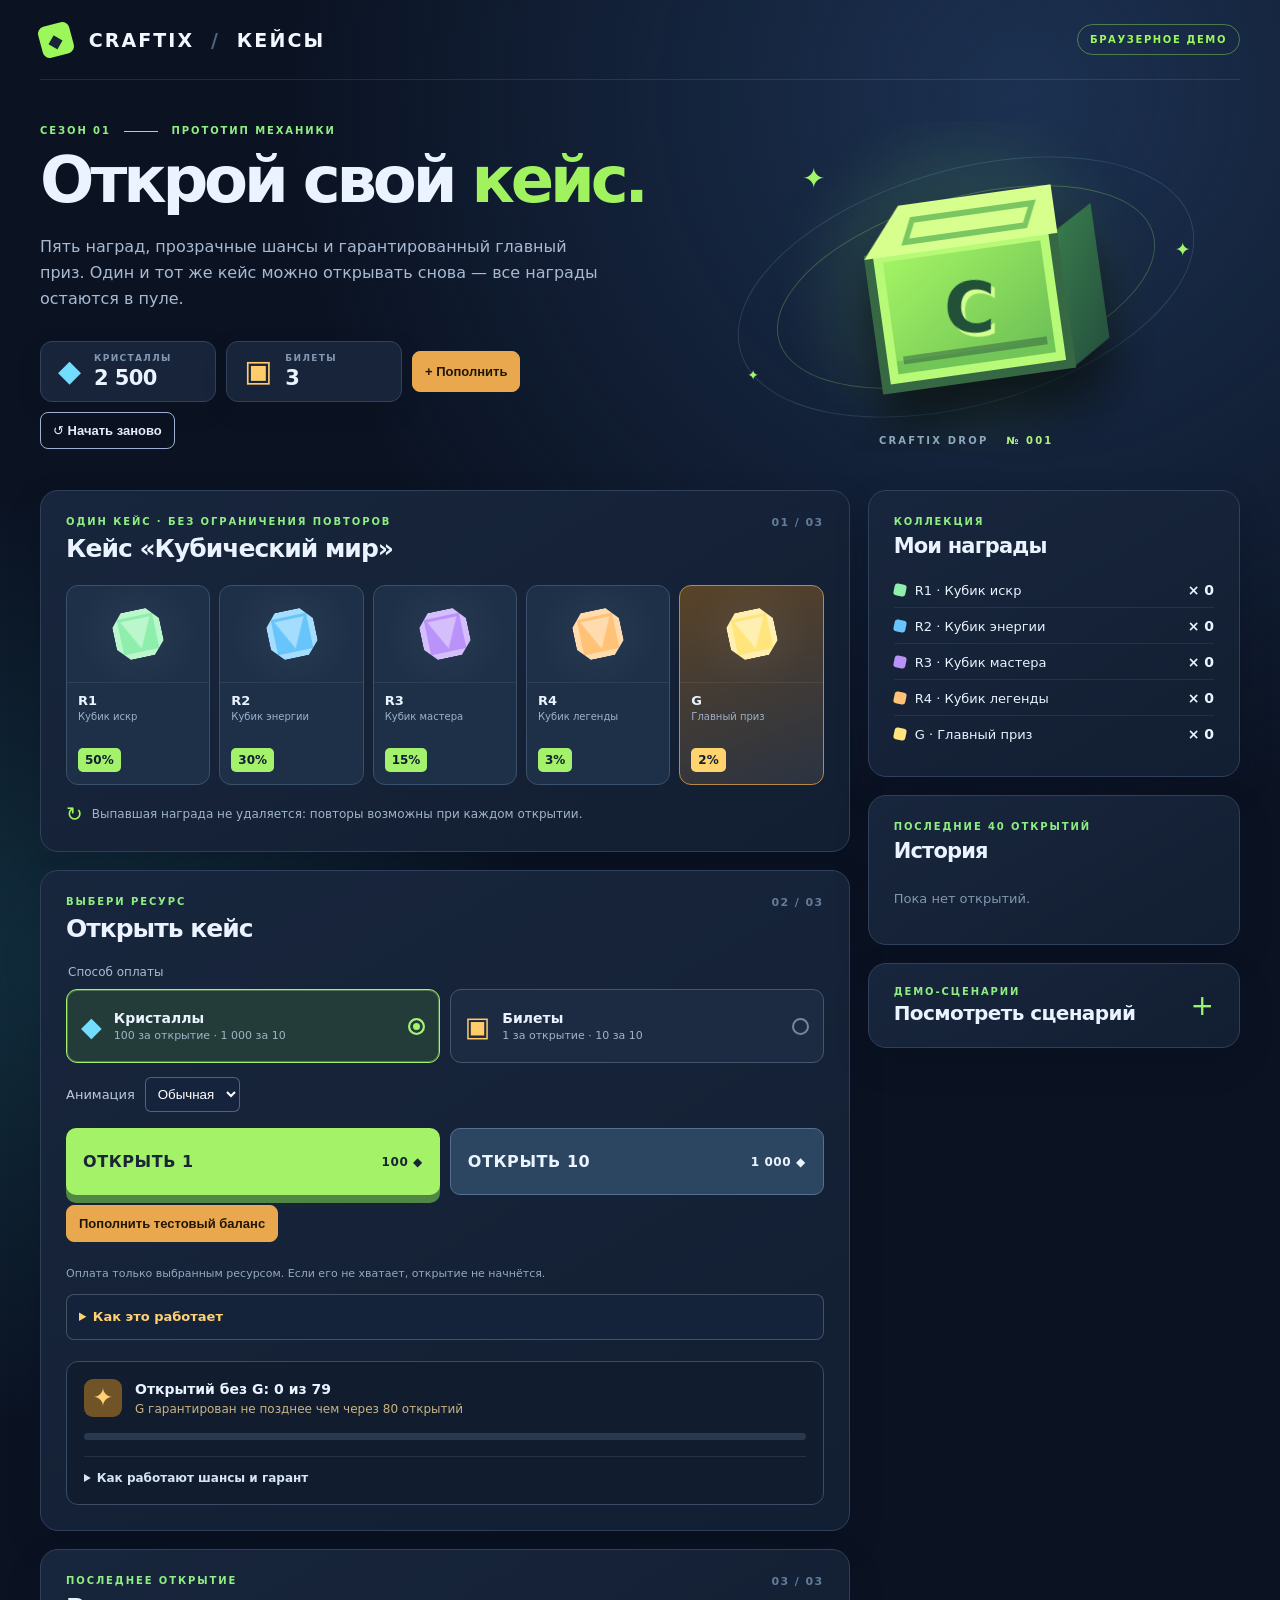
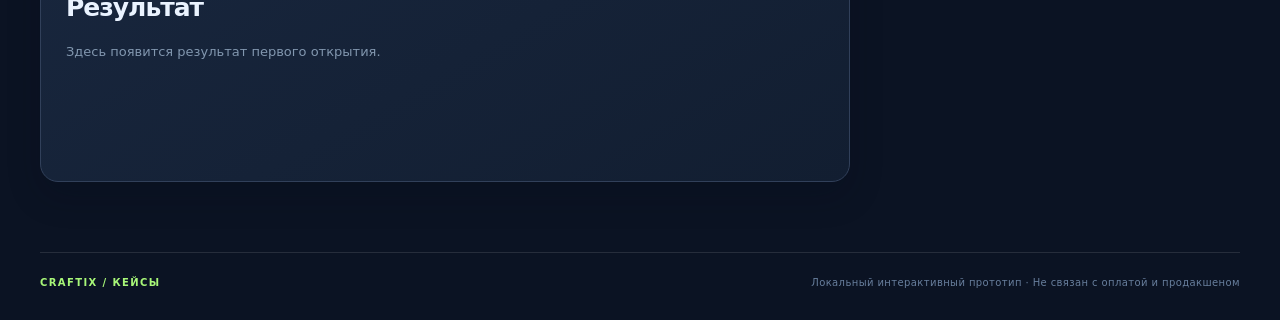
<file: index.html>
<!doctype html>
<html lang="ru">
<head>
  <meta charset="utf-8">
  <meta name="viewport" content="width=device-width, initial-scale=1">
  <meta name="theme-color" content="#10192c">
  <title>Craftix — Кейсы · демо</title>
  <link rel="stylesheet" href="styles.css?v=3">
  <link rel="stylesheet" href="demo-ui.css?v=3">
  <script type="module" src="app.mjs?v=3"></script>
</head>
<body>
  <div class="page-shell">
    <header class="topbar">
      <a class="brand" href="#top" aria-label="Craftix, к началу страницы"><span class="brand-mark" aria-hidden="true">◆</span> CRAFTIX <span class="brand-divider">/</span> КЕЙСЫ</a>
      <span class="demo-pill">БРАУЗЕРНОЕ ДЕМО</span>
    </header>

    <main id="top">
      <section class="intro" aria-labelledby="page-title">
        <div class="intro-copy">
          <p class="eyebrow">СЕЗОН 01 <span class="eyebrow-line"></span> ПРОТОТИП МЕХАНИКИ</p>
          <h1 id="page-title">Открой свой <em>кейс.</em></h1>
          <p class="intro-lede">Пять наград, прозрачные шансы и гарантированный главный приз. Один и тот же кейс можно открывать снова — все награды остаются в пуле.</p>
          <div class="balance-row" aria-label="Ваш баланс">
            <div class="balance-chip"><span class="balance-icon crystal" aria-hidden="true">◆</span><span><small>КРИСТАЛЛЫ</small><strong id="crystals">2 500</strong></span></div>
            <div class="balance-chip"><span class="balance-icon ticket" aria-hidden="true">▣</span><span><small>БИЛЕТЫ</small><strong id="tickets">3</strong></span></div><button id="fund-header" class="demo-fund-button" type="button">+ Пополнить</button><button id="reset-header" class="demo-reset-button" type="button" title="Вернуть баланс и прогресс к старту">↺ Начать заново</button>
          </div>
        </div>
        <div class="hero-art" aria-hidden="true">
          <div class="orbit orbit-one"></div><div class="orbit orbit-two"></div>
          <div class="pixel-star star-one">✦</div><div class="pixel-star star-two">✦</div><div class="pixel-star star-three">✦</div>
          <div class="case-cube"><div class="cube-front"><span class="cube-emblem">C</span></div><div class="cube-top"></div><div class="cube-side"></div></div>
          <div class="art-caption">CRAFTIX DROP <span>№ 001</span></div>
        </div>
      </section>

      <section class="content-grid" aria-label="Открытие кейса">
        <div class="main-column">
          <section class="panel case-panel" aria-labelledby="case-title">
            <div class="section-heading"><div><p class="eyebrow">ОДИН КЕЙС · БЕЗ ОГРАНИЧЕНИЯ ПОВТОРОВ</p><h2 id="case-title">Кейс «Кубический мир»</h2></div><span class="panel-number">01 / 03</span></div>
            <div class="reward-grid" id="reward-grid" aria-label="Награды и точные шансы"></div>
            <div class="pool-note"><span aria-hidden="true">↻</span> Выпавшая награда не удаляется: повторы возможны при каждом открытии.</div>
          </section>

          <section class="panel opening-panel" aria-labelledby="opening-title">
            <div class="section-heading"><div><p class="eyebrow">ВЫБЕРИ РЕСУРС</p><h2 id="opening-title">Открыть кейс</h2></div><span class="panel-number">02 / 03</span></div>
            <fieldset class="payment-fieldset"><legend>Способ оплаты</legend>
              <label class="payment-choice"><input type="radio" name="payment" value="crystals" checked><span class="payment-art crystal" aria-hidden="true">◆</span><span class="payment-text"><strong>Кристаллы</strong><small>100 за открытие · 1 000 за 10</small></span><span class="choice-check" aria-hidden="true"></span></label>
              <label class="payment-choice"><input type="radio" name="payment" value="tickets"><span class="payment-art ticket" aria-hidden="true">▣</span><span class="payment-text"><strong>Билеты</strong><small>1 за открытие · 10 за 10</small></span><span class="choice-check" aria-hidden="true"></span></label>
            </fieldset>
            <label class="animation-choice" for="animation-speed">Анимация <select id="animation-speed"><option value="normal">Обычная</option><option value="fast">Быстрая</option></select></label><div class="open-actions"><button class="open-button primary" id="open-one" type="button"><span>ОТКРЫТЬ 1</span><small id="price-one">100 ◆</small></button><button class="open-button secondary" id="open-ten" type="button"><span>ОТКРЫТЬ 10</span><small id="price-ten">1 000 ◆</small></button></div>
            <button class="demo-fund-button" id="fund-demo" type="button">Пополнить тестовый баланс</button><p class="payment-help" id="payment-help">Оплата только выбранным ресурсом. Если его не хватает, открытие не начнётся.</p>
            <details class="how-panel"><summary>Как это работает</summary><p>За открытие вы получаете одну награду из пяти. Случайно выбирается награда по показанным шансам; повторы возможны и остаются в коллекции. Прогресс гарантии растёт после каждого открытия без G. Цикл не заканчивается: кейс можно открывать снова.</p><p><strong>Гарантия</strong> — G обязательно на 80-м открытии без него. <strong>Главная награда G</strong> — самый редкий приз; её выпадение сбрасывает счётчик. Фрагменты и оставшийся набор здесь не используются.</p></details><div class="pity-box"><div class="pity-head"><span class="pity-symbol" aria-hidden="true">✦</span><div><strong id="pity-count">Открытий без G: 0 из 79</strong><p id="pity-remaining">G гарантирован не позднее чем через 80 открытий</p></div></div><div class="pity-track" aria-hidden="true"><span id="pity-progress"></span></div><details class="explanation"><summary>Как работают шансы и гарант</summary><p>Шансы каждого обычного открытия: R1 — 50%, R2 — 30%, R3 — 15%, R4 — 3%, G — 2%. Если G не выпал за 79 открытий подряд, 80-е гарантированно даёт G. Ранний G сразу сбрасывает счётчик. Счётчик общий для кристаллов и билетов. Набор из 10 обрабатывается по порядку: после G счёт начинается заново, поэтому в наборе возможно несколько G.</p></details></div>
          </section>

          <section class="panel result-panel" aria-labelledby="result-title"><div class="section-heading"><div><p class="eyebrow">ПОСЛЕДНЕЕ ОТКРЫТИЕ</p><h2 id="result-title" tabindex="-1">Результат</h2></div><span class="panel-number">03 / 03</span></div><div id="result-content" class="result-content" aria-live="polite" aria-atomic="true"><p class="empty-state">Здесь появится результат первого открытия.</p></div><button id="skip-animation" class="skip-button" type="button" hidden>Пропустить анимацию →</button></section>
        </div>

        <aside class="side-column" aria-label="Прогресс и история">
          <section class="panel inventory-panel" aria-labelledby="inventory-title"><div class="section-heading compact"><div><p class="eyebrow">КОЛЛЕКЦИЯ</p><h2 id="inventory-title">Мои награды</h2></div></div><div id="inventory-list" class="inventory-list"></div></section>
          <section class="panel history-panel" aria-labelledby="history-title"><div class="section-heading compact"><div><p class="eyebrow">ПОСЛЕДНИЕ 40 ОТКРЫТИЙ</p><h2 id="history-title">История</h2></div></div><div id="history-list" class="history-list"><p class="empty-state">Пока нет открытий.</p></div></section>
          <details class="panel test-panel"><summary><span><span class="eyebrow">ДЕМО-СЦЕНАРИИ</span><strong>Посмотреть сценарий</strong></span><span class="test-plus" aria-hidden="true">+</span></summary><div class="test-body"><p>Изменения влияют только на это локальное демо. Реальных платежей и подключения к игре нет.</p><div class="test-actions"><button type="button" id="scenario-ordinary">Обычное открытие</button><button type="button" id="scenario-grand">Главная награда</button><button type="button" id="scenario-guarantee">Срабатывание гарантии</button><button type="button" id="reset" class="danger-button">Начать демо заново</button></div><p id="test-status" class="test-status" role="status"></p></div></details>
        </aside>
      </section>
    </main>
    <footer><span>CRAFTIX / КЕЙСЫ</span><span>Локальный интерактивный прототип · Не связан с оплатой и продакшеном</span></footer>
  </div>
</body>
</html>
</file>
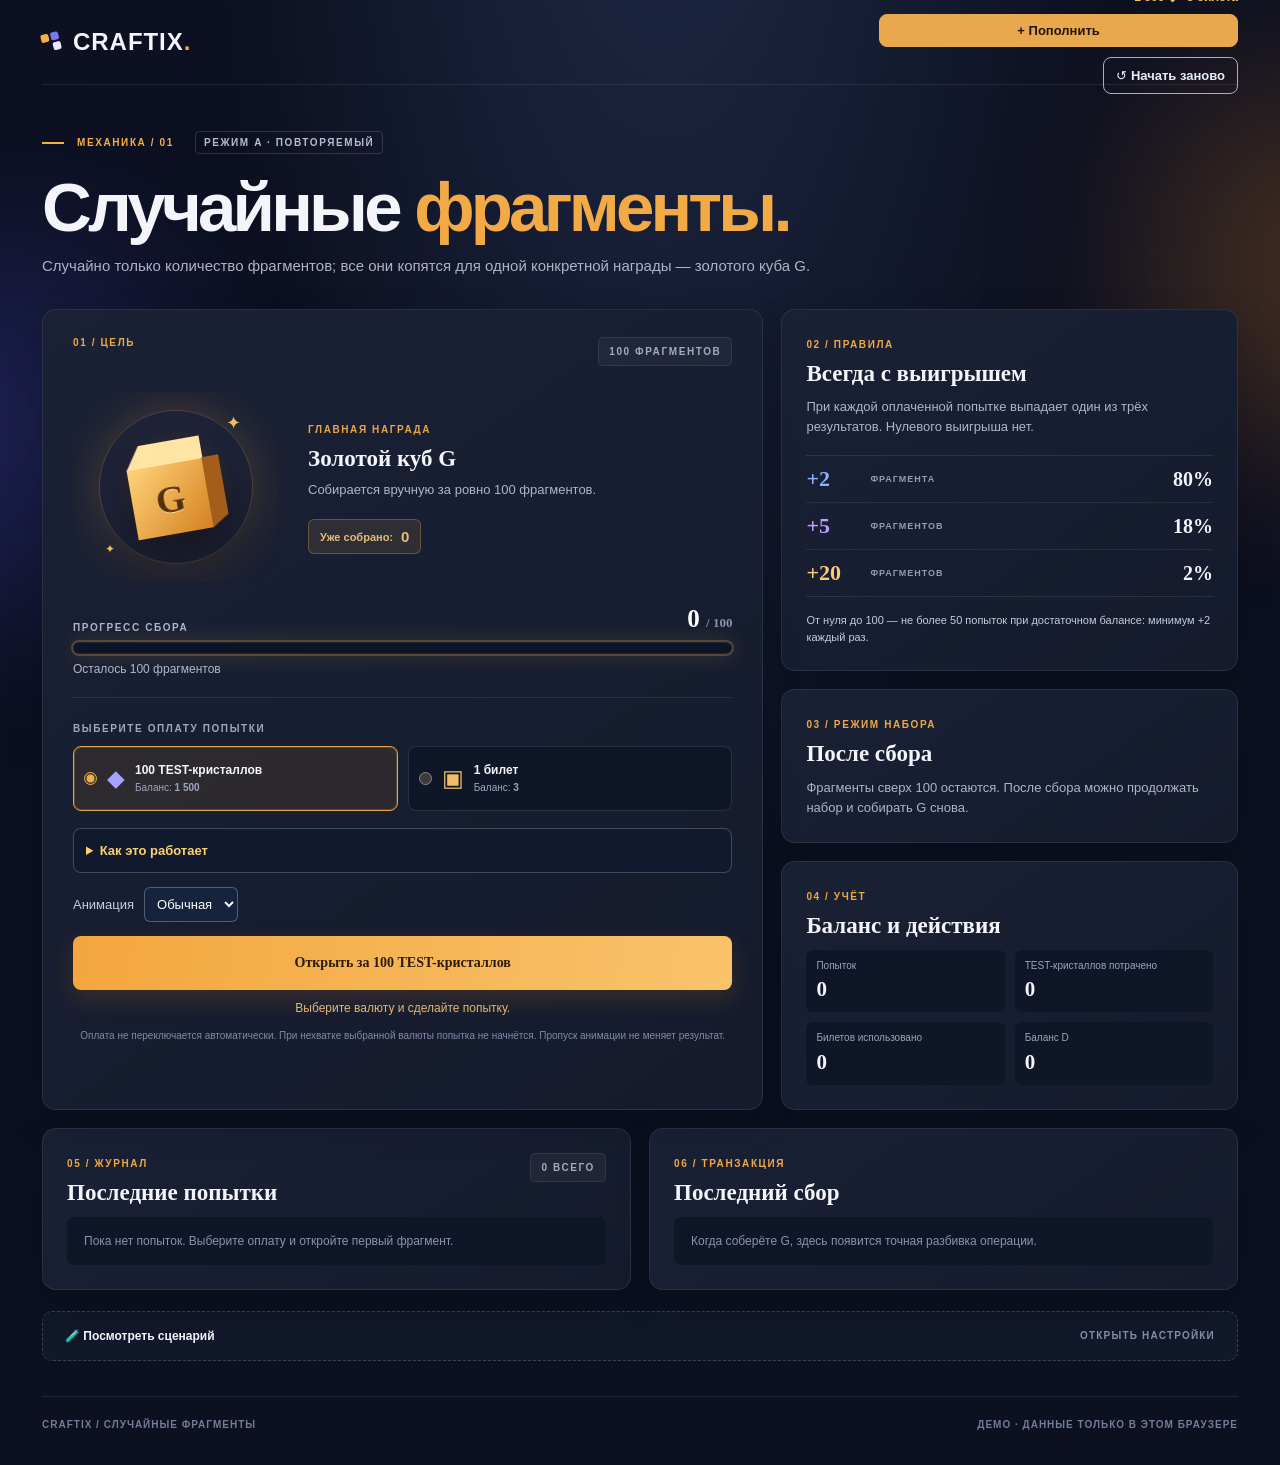
<file: fragments/index.html>
<!doctype html>
<html lang="ru">
<head>
  <meta charset="utf-8">
  <meta name="viewport" content="width=device-width, initial-scale=1">
  <meta name="theme-color" content="#0c1020">
  <title>Craftix · Случайные фрагменты</title>
  <link rel="stylesheet" href="./style.css?v=3">
  <link rel="stylesheet" href="../demo-ui.css?v=3">
  <script type="module" src="./app.mjs?v=3"></script>
</head>
<body>
  <div class="ambient ambient-a" aria-hidden="true"></div><div class="ambient ambient-b" aria-hidden="true"></div>
  <div class="shell">
    <header class="topbar">
      <div class="brand"><span class="brand-cubes" aria-hidden="true"><i></i><i></i><i></i></span><span>CRAFTIX<span class="brand-dot">.</span></span></div>
      <div class="header-balance"><span><b id="header-crystals">1 500</b> ◆ · <b id="header-tickets">3</b> билета</span><button id="fund-header" class="demo-fund-button" type="button">+ Пополнить</button><button id="reset-header" class="demo-reset-button" type="button" title="Вернуть баланс и прогресс к старту">↺ Начать заново</button></div>
    </header>

    <main>
      <section class="intro" aria-labelledby="title">
        <div class="eyebrow"><span class="eyebrow-line"></span> МЕХАНИКА / 01 <span id="mode-badge" class="mode-badge"></span></div>
        <h1 id="title">Случайные <em>фрагменты.</em></h1>
        <p>Случайно только количество фрагментов; все они копятся для одной конкретной награды — золотого куба G.</p>
      </section>

      <div class="dashboard">
        <section class="panel play-panel" aria-labelledby="play-title">
          <div class="section-top"><span class="kicker">01 / ЦЕЛЬ</span><span class="small-tag">100 ФРАГМЕНТОВ</span></div>
          <div class="reward-block">
            <div class="reward-art" aria-hidden="true"><div class="halo"></div><div class="cube"><span class="cube-front">G</span><span class="cube-top"></span><span class="cube-side"></span></div><span class="spark spark-one">✦</span><span class="spark spark-two">✦</span></div>
            <div class="reward-copy"><span class="reward-kicker">ГЛАВНАЯ НАГРАДА</span><h2 id="play-title">Золотой куб G</h2><p>Собирается вручную за ровно 100 фрагментов.</p><div class="owned">Уже собрано: <strong id="g-count">0</strong></div></div>
          </div>
          <div class="progress-head"><span>ПРОГРЕСС СБОРА</span><strong><span id="fragment-count">0</span> <small>/ 100</small></strong></div>
          <div class="progress-track" role="progressbar" aria-label="Фрагменты до сбора" aria-valuemin="0" aria-valuemax="100" aria-valuenow="0" id="progress"><div id="progress-fill"></div></div>
          <p class="remaining" id="remaining">Осталось 100 фрагментов</p>
          <div id="gain-stage" class="gain-stage" aria-live="polite" hidden><div class="fragment-container" aria-hidden="true">▣</div><span>ПОЛУЧЕНО</span><strong id="gain-value">+2</strong><small id="gain-note"></small></div>
          <div id="payment-area" class="payment-area"><span class="input-label">ВЫБЕРИТЕ ОПЛАТУ ПОПЫТКИ</span><div class="payment-options">
            <label class="payment-option"><input type="radio" name="payment" value="crystals"><span class="option-icon crystal">◆</span><span><strong>100 TEST-кристаллов</strong><small>Баланс: <b id="crystal-balance">0</b></small></span></label>
            <label class="payment-option"><input type="radio" name="payment" value="ticket"><span class="option-icon ticket">▣</span><span><strong>1 билет</strong><small>Баланс: <b id="ticket-balance">0</b></small></span></label>
          </div><p id="payment-rule" class="payment-rule" hidden></p></div>
          <div id="collection-preview" class="collection-preview" hidden></div>
          <details class="how-panel"><summary>Как это работает</summary><p>За каждую попытку вы получаете 2, 5 или 20 фрагментов цели G. Случайно только их количество; повторных наград нет, потому что фрагменты складываются в один запас. Шкала растёт, пока не накопится 100; затем вручную собирается G. В повторяемом режиме цикл можно начать снова, в одноразовом — он закрывается.</p><p><strong>Фрагменты</strong> — части золотого куба, а <strong>главная награда G</strong> — собранный куб. <strong>Остаток</strong> сверх 100 сохраняется в режиме A или превращается в D в режиме B. Гарантия здесь — минимум 2 фрагмента за попытку, поэтому от нуля нужно не более 50 попыток.</p></details><label class="animation-choice" for="animation-speed">Анимация <select id="animation-speed"><option value="normal">Обычная</option><option value="fast">Быстрая</option></select></label><button id="primary" class="primary-button" type="button"></button>
          <button id="fund-demo" class="demo-fund-button" type="button">Пополнить тестовый баланс</button>
          <button id="skip" class="skip-button" type="button" hidden>Пропустить анимацию →</button>
          <p id="status" class="status" role="status" aria-live="polite"></p>
          <p id="attempt-receipt" class="attempt-receipt" hidden></p>
          <p class="microcopy">Оплата не переключается автоматически. При нехватке выбранной валюты попытка не начнётся. Пропуск анимации не меняет результат.</p>
        </section>

        <aside class="side">
          <section class="panel rule-panel" aria-labelledby="rules-title">
            <span class="kicker">02 / ПРАВИЛА</span><h2 id="rules-title">Всегда с выигрышем</h2>
            <p>При каждой оплаченной попытке выпадает один из трёх результатов. Нулевого выигрыша нет.</p>
            <div class="odds"><div><span class="gain gain-2">+2</span><span>ФРАГМЕНТА</span><strong>80%</strong></div><div><span class="gain gain-5">+5</span><span>ФРАГМЕНТОВ</span><strong>18%</strong></div><div><span class="gain gain-20">+20</span><span>ФРАГМЕНТОВ</span><strong>2%</strong></div></div>
            <p class="guarantee">От нуля до 100 — не более 50 попыток при достаточном балансе: минимум +2 каждый раз.</p>
          </section>
          <section class="panel mode-panel" aria-labelledby="mode-title"><span class="kicker">03 / РЕЖИМ НАБОРА</span><h2 id="mode-title">После сбора</h2><p id="mode-description"></p><div id="conversion-rule" class="conversion-rule" hidden><span>КУРС ДО УЧАСТИЯ</span><strong>1 остаточный фрагмент = 1 D</strong><small>При сборе G сначала спишутся 100 фрагментов, затем весь остаток конвертируется в D.</small></div></section>
          <section class="panel stats-panel" aria-labelledby="stats-title"><span class="kicker">04 / УЧЁТ</span><h2 id="stats-title">Баланс и действия</h2><div class="stats-grid"><div><span>Попыток</span><strong id="attempts">0</strong></div><div><span>TEST-кристаллов потрачено</span><strong id="spent">0</strong></div><div><span>Билетов использовано</span><strong id="used">0</strong></div><div><span>Баланс D</span><strong id="d-count">0</strong></div></div></section>
        </aside>
      </div>

      <div class="bottom-grid">
        <section class="panel history-panel" aria-labelledby="history-title"><div class="section-top"><div><span class="kicker">05 / ЖУРНАЛ</span><h2 id="history-title">Последние попытки</h2></div><span id="history-total" class="small-tag">0 ВСЕГО</span></div><div id="history" class="history-list"></div></section>
        <section class="panel receipt-panel" aria-labelledby="receipt-title"><span class="kicker">06 / ТРАНЗАКЦИЯ</span><h2 id="receipt-title">Последний сбор</h2><div id="receipt"></div></section>
      </div>

      <details class="qa-panel"><summary><span>🧪 Посмотреть сценарий</span><span>ОТКРЫТЬ НАСТРОЙКИ</span></summary><div class="qa-content"><p>Только для проверки прототипа. Добавление ресурсов, установка фрагментов и принудительный результат — тестовые вмешательства.</p><div class="qa-actions"><button id="scenario-ordinary" type="button">Обычная прибавка +2</button><button id="scenario-big" type="button">Большая прибавка +20</button><button id="scenario-threshold" type="button">Достижение порога</button><button id="scenario-assembly" type="button">Сборка с остатком</button></div><small id="force-status">Не задан · реальные шансы действуют</small><div class="qa-restart"><label for="restart-mode">РЕЖИМ ПРИ ПЕРЕЗАПУСКЕ</label><select id="restart-mode"><option value="repeatable">A · Повторяемый</option><option value="permanent">B · Одноразовый до перезапуска теста</option></select><button id="restart" type="button">Начать заново в выбранном режиме</button><button id="reset-demo" type="button">Начать демо заново</button></div></div></details>
    </main>
    <footer>CRAFTIX / СЛУЧАЙНЫЕ ФРАГМЕНТЫ <span>ДЕМО · ДАННЫЕ ТОЛЬКО В ЭТОМ БРАУЗЕРЕ</span></footer>
  </div>
</body>
</html>
</file>
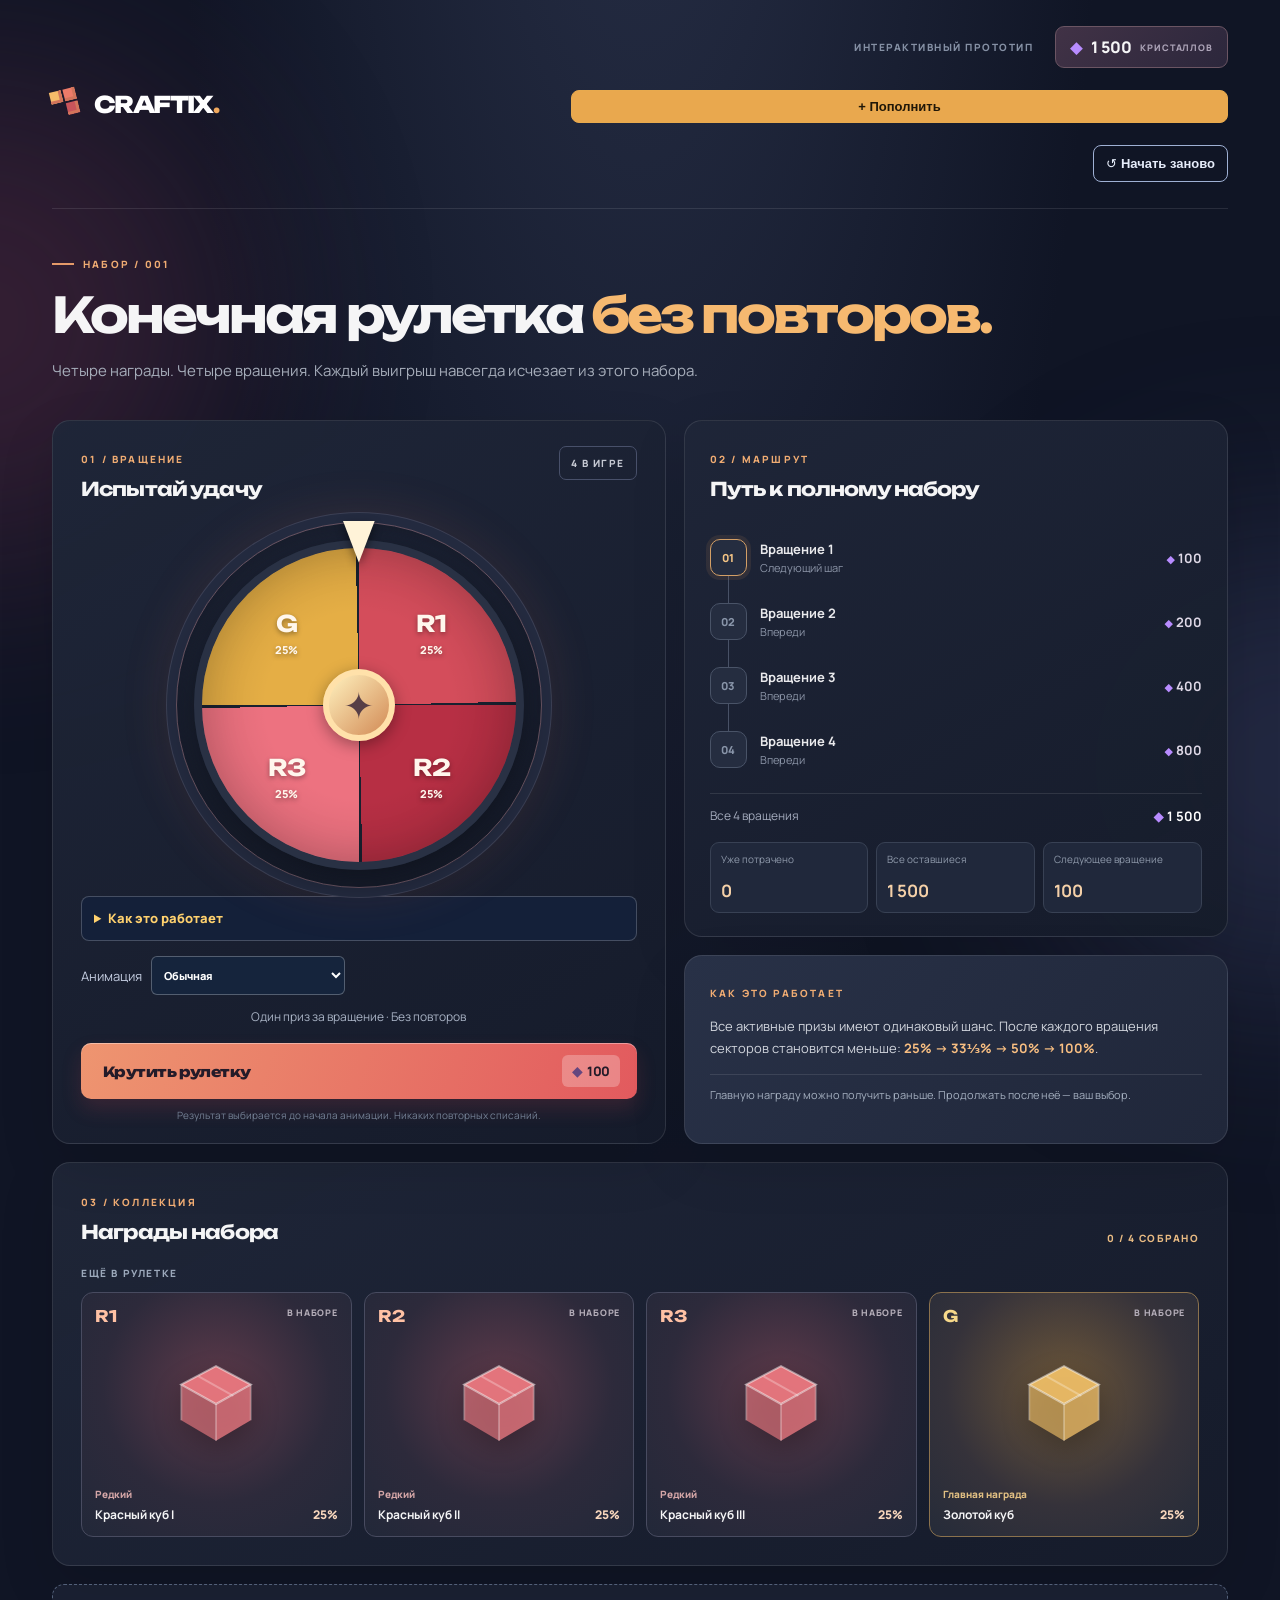
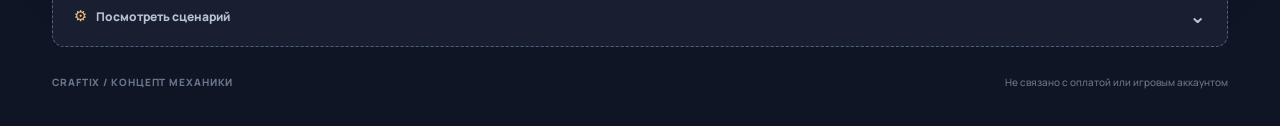
<file: roulette/index.html>
<!doctype html>
<html lang="ru">
<head>
  <meta charset="utf-8">
  <meta name="viewport" content="width=device-width, initial-scale=1">
  <meta name="theme-color" content="#101525">
  <title>Craftix · Конечная рулетка</title>
  <link rel="stylesheet" href="./style.css?v=3">
  <link rel="stylesheet" href="../demo-ui.css?v=3">
</head>
<body>
  <div class="ambient ambient-one"></div><div class="ambient ambient-two"></div>
  <div class="app-shell">
    <header class="topbar">
      <a class="brand" href="#" aria-label="Craftix: конечная рулетка">
        <span class="brand-mark"><span></span><span></span><span></span></span>
        <span>CRAFTIX<span class="brand-dot">.</span></span>
      </a>
      <div class="topbar-right">
        <span class="demo-tag">ИНТЕРАКТИВНЫЙ ПРОТОТИП</span>
        <div class="balance-pill" aria-live="polite"><span class="crystal-icon">◆</span><span id="balance">1 500</span><span class="balance-unit">КРИСТАЛЛОВ</span></div><button id="fund-header" class="demo-fund-button" type="button">+ Пополнить</button><button id="reset-header" class="demo-reset-button" type="button" title="Вернуть баланс и прогресс к старту">↺ Начать заново</button>
      </div>
    </header>

    <main>
      <section class="intro">
        <div class="eyebrow"><span class="eyebrow-line"></span> НАБОР / 001 <span id="mode-badge" class="mode-badge" hidden></span></div>
        <h1>Конечная рулетка<span class="title-accent"> без повторов.</span></h1>
        <p>Четыре награды. Четыре вращения. Каждый выигрыш навсегда исчезает из этого набора.</p>
      </section>

      <div class="dashboard">
        <section class="wheel-panel panel" aria-labelledby="wheel-heading">
          <div class="section-head">
            <div><span class="section-kicker">01 / ВРАЩЕНИЕ</span><h2 id="wheel-heading">Испытай удачу</h2></div>
            <span id="wheel-count" class="small-tag">4 В ИГРЕ</span>
          </div>
          <div id="wheel-stage" class="wheel-stage">
            <div class="wheel-halo"></div>
            <div class="wheel-pointer" aria-hidden="true"><span></span></div>
            <div id="wheel-disc" class="wheel-disc" aria-label="Рулетка с четырьмя равными секторами"></div>
            <div class="wheel-hub" aria-hidden="true"><span>✦</span></div>
          </div>
          <button id="fund-demo" class="demo-fund-button" type="button">Пополнить тестовый баланс</button>
          <details class="how-panel"><summary>Как это работает</summary><p>За вращение вы получаете одну из оставшихся наград. Случаен сектор, все активные сектора равновероятны; повторов внутри набора нет. Полученный приз исчезает с колеса, шанс остальных растёт, а цена следующего вращения указана ниже. Цикл заканчивается после четырёх призов; после G можно остановиться раньше.</p><p><strong>Главная награда G</strong> — золотой куб. <strong>Оставшийся набор</strong> — призы, которые ещё видны на колесе. Гарантия здесь — получение каждого приза к концу четырёх вращений; фрагментов нет.</p></details><label class="animation-choice" for="animation-speed">Анимация <select id="animation-speed"><option value="normal">Обычная</option><option value="fast">Быстрая</option></select></label><div id="status" class="status-line" role="status" aria-live="polite">Один приз за вращение · Без повторов</div>
          <div id="win-banner" class="win-banner" hidden></div>
          <p id="spin-receipt" class="spin-receipt" hidden></p>
          <div class="action-area">
            <button id="spin-button" class="primary-button" type="button"><span>Крутить рулетку</span><span id="button-cost" class="button-cost"><span class="crystal-icon">◆</span> 100</span></button>
            <button id="restart-set" class="primary-button restart-set-button" type="button" hidden>↺ Начать новый набор</button>
            <button id="skip-button" class="text-button" type="button" hidden>Пропустить анимацию →</button>
            <button id="stop-button" class="text-button" type="button" hidden>Остановиться сейчас</button>
          </div>
          <p class="microcopy">Результат выбирается до начала анимации. Никаких повторных списаний.</p>
        </section>

        <aside class="details-column">
          <section class="panel progress-panel" aria-labelledby="progress-heading">
            <div class="section-head"><div><span class="section-kicker">02 / МАРШРУТ</span><h2 id="progress-heading">Путь к полному набору</h2></div></div>
            <div id="steps" class="steps"></div>
            <div class="total-row"><span>Все 4 вращения</span><strong><span class="crystal-icon">◆</span> 1 500</strong></div>
            <div class="stats-grid">
              <div><span>Уже потрачено</span><strong id="spent">0</strong></div>
              <div><span>Все оставшиеся</span><strong id="remaining-total">1 500</strong></div>
              <div><span>Следующее вращение</span><strong id="next-price">100</strong></div>
            </div>
          </section>
          <section class="panel rule-panel">
            <span class="section-kicker">КАК ЭТО РАБОТАЕТ</span>
            <p>Все активные призы имеют одинаковый шанс. После каждого вращения секторов становится меньше: <strong>25% → 33⅓% → 50% → 100%</strong>.</p>
            <span class="rule-foot">Главную награду можно получить раньше. Продолжать после неё — ваш выбор.</span>
          </section>
        </aside>
      </div>

      <section class="collection panel" aria-labelledby="collection-heading">
        <div class="section-head collection-head">
          <div><span class="section-kicker">03 / КОЛЛЕКЦИЯ</span><h2 id="collection-heading">Награды набора</h2></div>
          <div id="collection-counter" class="collection-counter">0 / 4 СОБРАНО</div>
        </div>
        <div id="remaining-section" class="collection-section">
          <h3 class="collection-subhead">ЕЩЁ В РУЛЕТКЕ</h3>
          <div id="prize-grid" class="prize-grid"></div>
        </div>
        <div id="results-section" class="collection-section" hidden>
          <h3 class="collection-subhead">ПОЛУЧЕНО</h3>
          <div id="won-grid" class="prize-grid"></div>
        </div>
      </section>

      <details id="testing-panel" class="testing-panel">
        <summary><span><span class="test-icon">⚙</span> Посмотреть сценарий</span><span class="summary-arrow">⌄</span></summary>
        <div class="testing-body">
          <p>Эти действия доступны только в демо. Новый набор явно начинает новый цикл и возвращает стартовые 1 500 кристаллов.</p>
          <div class="testing-controls">
            <button id="scenario-new" class="secondary-button" type="button">Новый набор</button><button id="scenario-grand-first" class="secondary-button" type="button">Главная награда первым вращением</button><button id="scenario-last" class="secondary-button" type="button">Последнее вращение / завершение</button>
            <button id="open-funding" class="secondary-button" type="button">Пополнить баланс</button>
            <button id="reset-demo" class="secondary-button" type="button">Начать демо заново</button>
          </div>
        </div>
      </details>
    </main>
    <footer>CRAFTIX / КОНЦЕПТ МЕХАНИКИ <span>Не связано с оплатой или игровым аккаунтом</span></footer>
  </div>
  <script type="module" src="./app.js?v=3"></script>
</body>
</html>
</file>
<file: styles.css>
:root {
  font-family:Inter,ui-sans-serif,system-ui,-apple-system,BlinkMacSystemFont,"Segoe UI",sans-serif;
  color:#eaf3ff;
  background:#0b1323;
  font-synthesis:none
}
* {
  box-sizing:border-box
}
html {
  scroll-behavior:smooth
}
body {
  margin:0;
  background:radial-gradient(circle at 80% 5%,#1c3151 0,transparent 35%),radial-gradient(circle at 5% 50%,#112d3c 0,transparent 30%),#0b1323;
  min-height:100vh
}
button,input {
  font:inherit
}
button {
  cursor:pointer
}
button:disabled {
  cursor:not-allowed;
  opacity:.55
}
button:focus-visible,input:focus-visible,summary:focus-visible,a:focus-visible {
  outline:3px solid #69dcff;
  outline-offset:4px
}
.page-shell {
  max-width:1320px;
  margin:auto;
  padding:0 40px
}
.topbar {
  height:80px;
  display:flex;
  align-items:center;
  justify-content:space-between;
  border-bottom:1px solid #ffffff19
}
.brand {
  color:#f3f7ff;
  text-decoration:none;
  font-weight:950;
  letter-spacing:.11em;
  font-size:19px;
  white-space:nowrap
}
.brand-mark {
  display:inline-grid;
  place-items:center;
  width:32px;
  height:32px;
  transform:rotate(-15deg);
  background:#9cf75a;
  color:#172535;
  border-radius:7px;
  margin-right:8px
}
.brand-divider {
  color:#4c6685;
  margin:0 8px
}
.demo-pill {
  font-size:10px;
  letter-spacing:.16em;
  color:#9cf75a;
  border:1px solid #9cf75a66;
  padding:9px 12px;
  border-radius:100px;
  font-weight:800
}
.intro {
  display:grid;
  grid-template-columns:1.06fr .94fr;
  min-height:390px;
  align-items:center;
  gap:35px;
  padding:42px 0 38px
}
.eyebrow {
  font-size:10px;
  letter-spacing:.19em;
  font-weight:900;
  color:#8fee82;
  margin:0 0 12px
}
.eyebrow-line {
  display:inline-block;
  width:34px;
  height:1px;
  background:#8fee82;
  vertical-align:middle;
  margin:0 8px
}
.intro h1 {
  font-size:clamp(46px,5vw,72px);
  line-height:1.02;
  letter-spacing:-.065em;
  margin:0 0 20px;
  font-weight:900
}
.intro h1 em {
  font-style:normal;
  color:#a0f35e
}
.intro-lede {
  max-width:560px;
  color:#a8bad2;
  font-size:16px;
  line-height:1.65;
  margin:0 0 28px
}
.balance-row {
  display:flex;
  gap:10px;
  flex-wrap:wrap
}
.balance-chip {
  display:flex;
  align-items:center;
  gap:13px;
  min-width:176px;
  background:#17243a;
  border:1px solid #33425a;
  border-radius:12px;
  padding:11px 17px;
  box-shadow:0 8px 25px #0002
}
.balance-chip small {
  display:block;
  color:#8298b4;
  font-size:9px;
  letter-spacing:.15em;
  font-weight:900;
  margin-bottom:3px
}
.balance-chip strong {
  font-size:21px;
  font-weight:900;
  letter-spacing:-.03em
}
.balance-icon {
  font-size:30px;
  line-height:1
}
.crystal {
  color:#73ddff
}
.ticket {
  color:#ffcc69
}
.hero-art {
  height:330px;
  position:relative;
  display:grid;
  place-items:center;
  overflow:hidden;
  isolation:isolate
}
.hero-art:before {
  content:"";
  position:absolute;
  width:285px;
  height:285px;
  border-radius:50%;
  background:#8be9661c;
  filter:blur(28px)
}
.orbit {
  position:absolute;
  border:1px solid #aafc7040;
  border-radius:50%;
  transform:rotate(-16deg)
}
.orbit-one {
  width:390px;
  height:180px
}
.orbit-two {
  width:470px;
  height:236px;
  border-color:#8dd7f529
}
.pixel-star {
  position:absolute;
  color:#a4f56b;
  font-size:28px
}
.star-one {
  top:12%;
  left:20%
}
.star-two {
  top:35%;
  right:9%;
  font-size:19px
}
.star-three {
  bottom:21%;
  left:10%;
  font-size:14px
}
.case-cube {
  width:195px;
  height:180px;
  position:relative;
  filter:drop-shadow(0 38px 24px #0009);
  transform:rotate(-8deg)
}
.cube-front {
  position:absolute;
  left:0;
  top:45px;
  width:195px;
  height:140px;
  background:linear-gradient(145deg,#a7f765,#67ba54);
  border:9px solid #376844;
  border-top:0;
  box-shadow:inset 0 0 0 9px #b7fa77,inset 0 -22px 0 #72c557;
  display:grid;
  place-items:center;
  z-index:2
}
.cube-front:after {
  content:"";
  position:absolute;
  left:16px;
  right:16px;
  bottom:18px;
  height:8px;
  background:#37684488
}
.cube-emblem {
  font-size:70px;
  font-weight:1000;
  color:#215139;
  text-shadow:4px 4px #d2ff90;
  transform:rotate(8deg);
  line-height:1
}
.cube-top {
  position:absolute;
  left:0;
  top:0;
  width:195px;
  height:49px;
  background:#d6ff8e;
  clip-path:polygon(21% 0,100% 0,100% 100%,0 100%);
  z-index:3
}
.cube-top:after {
  content:"";
  position:absolute;
  inset:13px 23px 9px 45px;
  border:6px solid #7ac762;
  transform:skew(-25deg)
}
.cube-side {
  position:absolute;
  right:-37px;
  top:24px;
  width:39px;
  height:160px;
  background:linear-gradient(120deg,#397e4d,#244d3d);
  clip-path:polygon(0 14%,100% 0,100% 85%,0 100%);
  z-index:1
}
.art-caption {
  position:absolute;
  bottom:6px;
  font-size:10px;
  letter-spacing:.22em;
  color:#8da7bb;
  font-weight:900
}
.art-caption span {
  margin-left:12px;
  color:#b1f27e
}
.content-grid {
  display:grid;
  grid-template-columns:minmax(0,1.74fr) minmax(290px,.8fr);
  gap:18px;
  align-items:start;
  padding-bottom:70px
}
.main-column,.side-column {
  display:grid;
  gap:18px;
  min-width:0
}
.panel {
  background:linear-gradient(150deg,#18263d,#121e31);
  border:1px solid #31405a;
  border-radius:18px;
  box-shadow:0 14px 34px #02081733;
  padding:25px
}
.section-heading {
  display:flex;
  justify-content:space-between;
  align-items:flex-start;
  gap:12px;
  margin-bottom:22px
}
.section-heading h2 {
  font-size:25px;
  letter-spacing:-.04em;
  margin:0;
  font-weight:900
}
.section-heading .eyebrow {
  margin-bottom:7px
}
.panel-number {
  font-size:11px;
  color:#627d9c;
  letter-spacing:.13em;
  font-weight:800;
  white-space:nowrap
}
.reward-grid {
  display:grid;
  grid-template-columns:repeat(5,minmax(0,1fr));
  gap:9px
}
.reward-card {
  border:1px solid #3a506b;
  background:#1d3048;
  border-radius:12px;
  min-width:0;
  overflow:hidden;
  position:relative
}
.reward-card.gold {
  border-color:#b78b45;
  background:linear-gradient(160deg,#594328,#2b3342)
}
.reward-art {
  height:96px;
  display:grid;
  place-items:center;
  background:radial-gradient(circle,#ffffff0d,transparent 70%);
  position:relative
}
.reward-gem {
  width:48px;
  height:48px;
  background:var(--gem);
  transform:rotate(-12deg);
  clip-path:polygon(24% 0,76% 0,100% 27%,100% 73%,75% 100%,25% 100%,0 73%,0 27%);
  box-shadow:inset 0 0 0 6px #fff6;
  position:relative;
  filter:drop-shadow(6px 9px 0 #0004)
}
.reward-gem:after {
  content:"";
  position:absolute;
  inset:9px;
  background:#ffffff66;
  clip-path:polygon(0 0,100% 0,52% 100%)
}
.reward-card.mint {
  --gem:#8defab
}
.reward-card.blue {
  --gem:#67c5fb
}
.reward-card.violet {
  --gem:#b992fa
}
.reward-card.orange {
  --gem:#ffc277
}
.reward-card.gold {
  --gem:#ffe57c
}
.reward-meta {
  padding:10px 11px 12px;
  border-top:1px solid #ffffff12
}
.reward-meta strong {
  display:block;
  font-size:13px;
  font-weight:900
}
.reward-meta small {
  display:block;
  color:#9db0c6;
  font-size:10px;
  margin-top:3px;
  min-height:28px
}
.odds {
  display:inline-block;
  color:#101f30;
  background:#a4f26c;
  border-radius:5px;
  font-size:12px;
  font-weight:950;
  padding:5px 7px;
  margin-top:9px
}
.gold .odds {
  background:#ffd36d
}
.pool-note {
  display:flex;
  align-items:center;
  gap:9px;
  color:#9fb4c9;
  font-size:12px;
  margin-top:17px
}
.pool-note span {
  font-size:20px;
  color:#9cf75a
}
.payment-fieldset {
  border:0;
  padding:0;
  margin:0;
  display:grid;
  grid-template-columns:1fr 1fr;
  gap:10px
}
.payment-fieldset legend {
  font-size:12px;
  color:#a8bbd1;
  margin-bottom:10px
}
.payment-choice {
  position:relative;
  display:flex;
  align-items:center;
  gap:12px;
  background:#1d2b42;
  border:1px solid #445570;
  border-radius:11px;
  padding:15px 14px;
  min-height:74px;
  cursor:pointer
}
.payment-choice:has(input:checked) {
  border-color:#a4f26c;
  background:#243c39;
  box-shadow:inset 0 0 0 1px #a4f26c55
}
.payment-choice input {
  position:absolute;
  opacity:0;
  width:100%;
  height:100%;
  inset:0;
  cursor:pointer
}
.payment-choice:has(input:focus-visible) {
  outline:3px solid #69dcff;
  outline-offset:3px
}
.payment-art {
  font-size:27px;
  line-height:1
}
.payment-text {
  flex:1;
  min-width:0
}
.payment-text strong {
  display:block;
  font-size:14px
}
.payment-text small {
  display:block;
  color:#9fb3c7;
  font-size:11px;
  margin-top:3px
}
.choice-check {
  width:17px;
  height:17px;
  border:2px solid #7186a0;
  border-radius:50%;
  flex:none
}
.payment-choice:has(input:checked) .choice-check {
  border-color:#a5f36f;
  background:#a5f36f;
  box-shadow:inset 0 0 0 3px #244038
}
.open-actions {
  display:grid;
  grid-template-columns:1fr 1fr;
  gap:10px;
  margin-top:16px
}
.open-button {
  border:0;
  border-radius:10px;
  min-height:67px;
  padding:11px 17px;
  display:flex;
  align-items:center;
  justify-content:space-between;
  gap:8px;
  font-weight:950;
  letter-spacing:.035em;
  transition:transform .16s,filter .16s
}
.open-button:not(:disabled):hover {
  transform:translateY(-2px);
  filter:brightness(1.08)
}
.open-button small {
  font-size:12px;
  white-space:nowrap
}
.primary {
  background:#a4f267;
  color:#192637;
  box-shadow:0 8px 0 #518744
}
.secondary {
  background:#2c4662;
  color:#eaf4ff;
  border:1px solid #547193
}
.payment-help {
  font-size:11px;
  color:#93a9c1;
  margin:15px 0 0
}
.pity-box {
  background:#111d2f;
  border:1px solid #3b4c66;
  border-radius:12px;
  margin-top:21px;
  padding:17px
}
.pity-head {
  display:flex;
  align-items:center;
  gap:13px
}
.pity-symbol {
  width:38px;
  height:38px;
  border-radius:9px;
  background:#705327;
  color:#ffd077;
  font-size:25px;
  display:grid;
  place-items:center
}
.pity-head strong {
  font-size:14px
}
.pity-head p {
  margin:4px 0 0;
  color:#c9b481;
  font-size:12px
}
.pity-track {
  height:7px;
  border-radius:10px;
  background:#28384d;
  margin:16px 0 0;
  overflow:hidden
}
.pity-track span {
  display:block;
  height:100%;
  width:0;
  background:linear-gradient(90deg,#85d6ef,#fbd275);
  transition:width .35s
}
.explanation {
  border-top:1px solid #ffffff16;
  margin-top:16px;
  padding-top:12px;
  color:#b7c6d7;
  font-size:12px;
  line-height:1.55
}
.explanation summary {
  cursor:pointer;
  color:#d5e5f4;
  font-weight:700;
  list-style:revert
}
.explanation p {
  margin:9px 0 2px
}
.result-content {
  min-height:112px
}
.empty-state {
  color:#8297af;
  font-size:13px;
  margin:13px 0
}
.result-summary {
  display:flex;
  justify-content:space-between;
  gap:12px;
  align-items:center;
  color:#a9bed2;
  font-size:12px;
  margin-bottom:14px
}
.result-summary strong {
  color:#f2f8ff
}
.result-grid {
  display:grid;
  grid-template-columns:repeat(5,minmax(0,1fr));
  gap:7px
}
.result-grid.single {
  grid-template-columns:minmax(0,190px)
}
.result-item {
  border:1px solid #3c5370;
  border-radius:9px;
  background:#1f314a;
  padding:12px 8px;
  min-height:80px
}
.result-item.gold {
  background:#503d2c;
  border-color:#d5ac60
}
.result-item strong {
  font-size:17px;
  display:block
}
.result-item small {
  font-size:11px;
  color:#b4c6d7;
  display:block;
  margin:3px 0
}
.result-item .index {
  color:#7f96af;
  font-size:10px;
  font-weight:800
}
.result-item .tag {
  display:inline-block;
  margin-top:7px;
  background:#a4f26c;
  color:#162736;
  font-weight:900;
  font-size:9px;
  border-radius:4px;
  padding:3px 5px
}
.result-item .tag.test {
  background:#89dafa
}
.result-item .tag.guarantee {
  background:#ffd36d
}
.result-item .tag.note {
  background:#ffffff23;
  color:#e4ecf5
}
.result-item.revealing {
  animation:pop-in .38s backwards;
  animation-delay:var(--delay)
}
.skip-button {
  border:1px solid #667e9a;
  background:transparent;
  color:#deebfa;
  border-radius:7px;
  padding:10px 14px;
  margin-top:14px;
  min-height:44px
}
.skip-button:hover {
  background:#ffffff12
}
@keyframes pop-in {
  from {
    opacity:0;
    transform:translateY(16px) scale(.9)
  }
  to {
    opacity:1;
    transform:translateY(0) scale(1)
  }
}
.compact {
  margin-bottom:15px
}
.compact h2 {
  font-size:21px
}
.inventory-list {
  display:grid;
  gap:1px
}
.inventory-row {
  display:flex;
  align-items:center;
  gap:9px;
  padding:9px 0;
  border-bottom:1px solid #ffffff12
}
.inventory-row:last-child {
  border:0
}
.inventory-dot {
  width:12px;
  height:12px;
  background:var(--dot);
  border-radius:3px;
  transform:rotate(12deg);
  flex:none
}
.inventory-row.mint {
  --dot:#8defab
}
.inventory-row.blue {
  --dot:#67c5fb
}
.inventory-row.violet {
  --dot:#b992fa
}
.inventory-row.orange {
  --dot:#ffc277
}
.inventory-row.gold {
  --dot:#ffe57c
}
.inventory-row span:nth-child(2) {
  font-size:13px;
  flex:1
}
.inventory-row strong {
  color:#eaf5ff;
  font-size:14px
}
.history-list {
  max-height:320px;
  overflow:auto;
  padding-right:3px
}
.history-entry {
  border-bottom:1px solid #ffffff14;
  padding:11px 0
}
.history-entry:first-child {
  padding-top:0
}
.history-entry:last-child {
  border-bottom:0
}
.history-entry-top {
  display:flex;
  justify-content:space-between;
  gap:8px;
  color:#d7e5f4;
  font-size:12px;
  font-weight:800
}
.history-entry-top time {
  color:#788fa9;
  font-size:10px;
  font-weight:500
}
.history-entry-sub {
  color:#8da3bb;
  font-size:11px;
  margin:5px 0 0;
  line-height:1.5
}
.history-entry-sub b {
  color:#f6d17f
}
.test-panel {
  padding:0
}
.test-panel>summary {
  display:flex;
  align-items:center;
  justify-content:space-between;
  padding:22px 25px;
  list-style:none;
  cursor:pointer
}
.test-panel>summary::-webkit-details-marker {
  display:none
}
.test-panel>summary strong {
  display:block;
  font-size:20px;
  letter-spacing:-.03em
}
.test-panel>summary .eyebrow {
  display:block;
  margin-bottom:4px
}
.test-plus {
  font-size:28px;
  color:#9af373;
  line-height:1
}
.test-panel[open] .test-plus {
  transform:rotate(45deg)
}
.test-body {
  border-top:1px solid #ffffff1c;
  padding:18px 25px 23px
}
.test-body>p {
  font-size:12px;
  color:#9eb3ca;
  line-height:1.5;
  margin:0 0 14px
}
.test-actions {
  display:grid;
  gap:8px
}
.test-actions button {
  background:#233c53;
  color:#eaf5ff;
  border:1px solid #47627d;
  border-radius:7px;
  padding:11px 12px;
  min-height:44px;
  text-align:left;
  font-size:12px;
  font-weight:750
}
.test-actions button:hover {
  background:#30536c
}
.test-actions .danger-button {
  background:#422b32;
  border-color:#814a55;
  color:#ffc1cb
}
.test-actions .danger-button:hover {
  background:#59323d
}
.test-body .test-status {
  margin:12px 0 0;
  min-height:0;
  color:#a8f782
}
footer {
  border-top:1px solid #ffffff1c;
  color:#687f9d;
  display:flex;
  justify-content:space-between;
  gap:16px;
  padding:24px 0 32px;
  font-size:10px;
  letter-spacing:.04em
}
footer span:first-child {
  color:#a8f778;
  font-weight:900;
  letter-spacing:.14em
}
@media(max-width:1000px) {
  .page-shell {
    padding:0 24px
  }
  .content-grid {
    grid-template-columns:minmax(0,1fr) 270px
  }
  .reward-grid {
    grid-template-columns:repeat(3,minmax(0,1fr))
  }
  .result-grid {
    grid-template-columns:repeat(5,minmax(0,1fr))
  }
  .payment-fieldset {
    grid-template-columns:1fr
  }
  .intro {
    grid-template-columns:1fr .72fr
  }
  .hero-art {
    height:290px;
    transform:scale(.85)
  }
}
@media(max-width:760px) {
  .page-shell {
    padding:0 16px
  }
  .topbar {
    height:66px
  }
  .brand {
    font-size:15px
  }
  .demo-pill {
    font-size:9px;
    padding:8px
  }
  .intro {
    display:block;
    padding:42px 0 10px
  }
  .intro h1 {
    font-size:52px
  }
  .intro-lede {
    font-size:14px
  }
  .hero-art {
    height:230px;
    transform:none;
    margin:8px -16px
  }
  .case-cube {
    transform:scale(.73) rotate(-8deg)
  }
  .orbit-one {
    width:320px
  }
  .orbit-two {
    width:370px
  }
  .art-caption {
    bottom:1px
  }
  .content-grid {
    display:block;
    padding-bottom:44px
  }
  .side-column {
    margin-top:18px;
    grid-template-columns:1fr 1fr
  }
  .test-panel {
    grid-column:1/-1
  }
  .reward-grid {
    grid-template-columns:repeat(5,minmax(0,1fr))
  }
  .reward-art {
    height:75px
  }
  .reward-gem {
    width:38px;
    height:38px
  }
  .reward-meta {
    padding:8px
  }
  .reward-meta strong {
    font-size:12px
  }
  .reward-meta small {
    font-size:9px
  }
  .odds {
    font-size:10px
  }
  .panel {
    padding:20px
  }
  .test-panel {
    padding:0
  }
}
@media(max-width:560px) {
  .intro h1 {
    font-size:46px
  }
  .balance-chip {
    min-width:0;
    flex:1;
    padding:10px
  }
  .balance-chip strong {
    font-size:18px
  }
  .content-grid {
    gap:14px
  }
  .main-column,.side-column {
    gap:14px
  }
  .side-column {
    display:grid;
    grid-template-columns:1fr
  }
  .test-panel {
    grid-column:auto
  }
  .section-heading h2 {
    font-size:22px
  }
  .reward-grid {
    grid-template-columns:repeat(3,minmax(0,1fr))
  }
  .reward-art {
    height:75px
  }
  .payment-fieldset {
    grid-template-columns:1fr
  }
  .open-actions {
    grid-template-columns:1fr 1fr
  }
  .open-button {
    display:block;
    min-height:66px;
    padding:11px 8px;
    font-size:13px
  }
  .open-button small {
    display:block;
    margin-top:4px
  }
  .result-grid {
    grid-template-columns:repeat(2,minmax(0,1fr))
  }
  .result-summary {
    display:block
  }
  .result-summary span {
    display:block;
    margin-top:5px
  }
  footer {
    display:block;
    line-height:1.7
  }
  footer span {
    display:block
  }
}
@media(prefers-reduced-motion:reduce) {
  *,*:before,*:after {
    animation-duration:.01ms!important;
    transition-duration:.01ms!important;
    scroll-behavior:auto!important
  }
}
@media(max-width:360px) {
  .brand {
    font-size:12px;
    letter-spacing:.05em
  }
  .brand-mark {
    width:25px;
    height:25px;
    margin-right:4px
  }
  .brand-divider {
    margin:0 4px
  }
  .demo-pill {
    max-width:80px;
    text-align:center;
    font-size:8px;
    letter-spacing:.04em;
    padding:6px
  }
  .intro h1 {
    font-size:42px
  }
  .reward-meta strong {
    font-size:11px
  }
  .open-button {
    font-size:12px
  }
}
/* Fixed-result reel: the strip moves beneath a stationary marker. */
.reel-caption{color:#b9c5d8;font-size:13px;margin:0 0 12px}.reel-stage{position:relative;height:116px;overflow:hidden;border:1px solid #ffffff2b;border-radius:10px;background:#10192c}.reel-pointer{position:absolute;left:50%;top:0;transform:translateX(-50%);z-index:2;color:#ffd36b;font-size:25px;line-height:1;text-shadow:0 2px 8px #000}.reel-track{display:flex;gap:8px;align-items:center;height:100%;width:max-content;will-change:transform}.reel-card{width:138px;min-width:138px;min-height:75px;padding:13px 8px;display:grid;place-items:center;text-align:center;line-height:1.25;border:1px solid #ffffff42;border-radius:8px;background:#293b58;color:#fff;font-weight:700;font-size:13px}.reel-card.gold{background:#76501e;border-color:#ffcc70}.reel-card.violet{background:#453267}.reel-card.orange{background:#71402d}.reel-card.mint{background:#245d59}.reel-card.blue{background:#274a78}
.animation-choice{display:flex;align-items:center;gap:10px;margin:14px 0;color:#bdc9dc;font-size:13px}.animation-choice select{padding:8px;background:#15243c;border:1px solid #ffffff47;border-radius:6px;color:#fff}.how-panel{margin:14px 0;padding:12px;border:1px solid #ffffff35;border-radius:8px;background:#14223a;color:#c8d3e6;font-size:13px;line-height:1.5}.how-panel summary{cursor:pointer;font-weight:800;color:#ffd171}.how-panel p:last-child{margin-bottom:0}.result-next{color:#ffcb68;font-size:13px}.result-item.gold{box-shadow:0 0 26px #ffc65e84;animation:grand-pulse 1.5s ease-out}@keyframes grand-pulse{0%{transform:scale(.9);box-shadow:0 0 0 #ffc65e00}100%{transform:scale(1);box-shadow:0 0 26px #ffc65e84}}
.main-column{grid-template-columns:minmax(0,1fr)}.result-panel,.result-content{min-width:0}.reel-stage{width:100%;min-width:0;max-width:100%}
.result-summary{flex-wrap:wrap}.pity-track>span{transition:width .7s ease}.history-entry-sub{overflow-wrap:anywhere}
@media(max-width:560px){.balance-row .balance-chip{flex:1 1 calc(50% - 5px);min-width:0;gap:8px}.balance-row .demo-fund-button{flex:1 1 100%;margin:0}.balance-chip small{letter-spacing:.05em}.balance-chip strong{font-size:17px}}
.sequence-results{display:flex;flex-wrap:wrap;gap:6px;margin-top:10px}.sequence-result{padding:5px 7px;border:1px solid #ffffff36;border-radius:5px;background:#24415c;color:#e9f5ff;font-size:11px}.sequence-result.gold{background:#76501e;border-color:#ffd078}
</file>
<file: demo-ui.css>
.demo-topup{width:min(440px,calc(100vw - 24px));max-height:calc(100dvh - 24px);overflow:auto;border:1px solid #e4ae58;border-radius:16px;padding:24px;background:#192238;color:#f7f5ee;box-shadow:0 24px 90px #000a;font:14px/1.5 Arial,sans-serif}.demo-topup::backdrop{background:#050a16b9}.demo-topup-head{display:flex;justify-content:space-between;gap:12px;align-items:start}.demo-topup-head small{color:#f2b75a;font-weight:800;letter-spacing:.15em}.demo-topup h2{font-size:23px;line-height:1.2;margin:6px 0 0}.demo-topup p{color:#bbc3d7}.demo-close{background:none;border:0;color:#fff;font-size:30px;line-height:1;cursor:pointer}.demo-balances{padding:12px;background:#10192b;border-radius:8px;color:#f5c671;font-weight:700}.demo-topup-actions{display:grid;grid-template-columns:1fr 1fr;gap:9px;margin-top:16px}.demo-topup-actions button,.demo-fund-button{border:1px solid #e8aa4e;border-radius:8px;background:#e9a84e;color:#201708;padding:10px 12px;font:700 13px Arial,sans-serif;cursor:pointer}.demo-topup-actions button:last-child{grid-column:1/-1}.demo-topup-actions button:hover,.demo-fund-button:hover{filter:brightness(1.1)}.demo-topup-status{min-height:1.4em;margin-bottom:0}.demo-fund-button{display:inline-block;margin:10px 0}.demo-fund-button[hidden]{display:none}.demo-reset-button{border:1px solid #9fb0d4;border-radius:8px;background:transparent;color:#e6ecfa;padding:10px 12px;font:700 13px Arial,sans-serif;cursor:pointer;white-space:nowrap}.demo-reset-button:hover{background:#ffffff14}.demo-reset-button.armed{background:#c8423a;border-color:#ff8a7a;color:#fff}.demo-reset-button:disabled{opacity:.45;cursor:not-allowed}.restart-set-button[hidden]{display:none}button:focus-visible,.demo-topup:focus-visible{outline:3px solid #fff;outline-offset:2px}@media(max-width:360px){.demo-topup{padding:17px}.demo-topup-actions{grid-template-columns:1fr}.demo-topup-actions button:last-child{grid-column:auto}}
</file>
<file: fragments/style.css>
:root{color-scheme:dark;font-family:Manrope,Arial,sans-serif;background:#0c1020;color:#f4f5fa;font-synthesis:none}*{box-sizing:border-box}body{margin:0;background:radial-gradient(ellipse at 52% -20%,#202a48 0,transparent 48%),#0c1020}button,select{font:inherit}button{cursor:pointer}button:disabled{cursor:not-allowed}.ambient{position:fixed;pointer-events:none;z-index:0;filter:blur(90px);opacity:.27}.ambient-a{width:330px;height:330px;background:#4948c8;top:260px;left:-180px}.ambient-b{width:330px;height:330px;background:#d17a26;top:100px;right:-210px}.shell{position:relative;z-index:1;max-width:1260px;margin:auto;padding:0 32px}.topbar{height:85px;border-bottom:1px solid #ffffff16;display:flex;align-items:center;justify-content:space-between;gap:20px}.brand{font:700 24px 'Space Grotesk',sans-serif;letter-spacing:.04em;display:flex;align-items:center;gap:13px}.brand-dot{color:#f6ad3d}.brand-cubes{display:grid;grid-template-columns:repeat(2,8px);gap:2px;transform:rotate(-15deg)}.brand-cubes i{display:block;width:8px;height:8px;background:#f7af45;border-radius:2px}.brand-cubes i:nth-child(2){background:#7979f6}.brand-cubes i:nth-child(3){grid-column:2;background:#e9e9ff}.prototype-tag,.kicker,.eyebrow,.small-tag,.input-label,.reward-kicker,.progress-head,.qa-content label,.qa-force>span{font-size:10px;font-weight:800;letter-spacing:.16em}.prototype-tag{color:#a6abbe;border:1px solid #ffffff25;padding:10px 14px;border-radius:6px}.intro{padding:46px 0 35px}.eyebrow{display:flex;gap:13px;align-items:center;color:#f6ae46}.eyebrow-line{display:block;width:22px;height:2px;background:#f6ae46}.mode-badge{margin-left:8px;color:#b7bbd1;border:1px solid #ffffff25;padding:5px 8px;border-radius:4px}.intro h1{font:700 clamp(39px,5.4vw,69px)/1.08 'Space Grotesk',sans-serif;letter-spacing:-.055em;margin:17px 0 11px}.intro h1 em{font-style:normal;color:#f2aa46}.intro p{color:#aeb3c5;font-size:15px;margin:0}.dashboard{display:grid;grid-template-columns:minmax(0,1.58fr) minmax(315px,1fr);gap:18px}.panel{background:linear-gradient(145deg,#1a2135,#151b2d);border:1px solid #ffffff15;border-radius:14px;box-shadow:0 15px 36px #05091632}.play-panel{padding:27px 30px 24px}.section-top{display:flex;justify-content:space-between;align-items:start;gap:16px}.kicker{color:#f0a844}.small-tag{color:#a4abc0;background:#ffffff0b;padding:8px 10px;border:1px solid #ffffff14;border-radius:5px}.reward-block{display:flex;align-items:center;gap:29px;margin:26px 0 23px}.reward-art{width:206px;height:190px;position:relative;flex:none;display:grid;place-items:center;overflow:hidden;background:radial-gradient(circle,#bd7a2460 0,#3b32502b 42%,transparent 68%);border-radius:12px}.halo{position:absolute;width:154px;height:154px;border:1px solid #e8ab573d;border-radius:50%;box-shadow:0 0 50px #f3a43a35}.cube{position:relative;width:93px;height:93px;transform:rotate(-10deg);filter:drop-shadow(0 20px 25px #0008)}.cube-front{position:absolute;inset:22px 16px 0 0;background:linear-gradient(135deg,#ffd379,#d48121);clip-path:polygon(0 0,100% 0,100% 100%,0 100%);display:grid;place-items:center;color:#56300a;font:700 38px 'Space Grotesk';text-shadow:0 1px #ffe49a}.cube-top{position:absolute;left:0;top:0;width:77px;height:23px;background:#ffe4a4;clip-path:polygon(20% 0,100% 0,100% 100%,0 100%)}.cube-side{position:absolute;top:22px;right:0;width:17px;height:71px;background:#a45d1a;clip-path:polygon(0 0,100% -22%,100% 85%,0 100%)}.spark{position:absolute;color:#f3ba64}.spark-one{top:20px;right:38px;font-size:18px}.spark-two{bottom:26px;left:32px;font-size:12px}.reward-kicker{color:#e7a647}.reward-copy h2,.side h2,.bottom-grid h2{font:700 23px/1.2 'Space Grotesk';margin:8px 0}.reward-copy p,.side p{color:#aeb5ca;line-height:1.55;font-size:13px;margin:0}.owned{margin-top:19px;display:inline-flex;gap:8px;align-items:center;padding:8px 11px;background:#c9964420;border:1px solid #dba85550;border-radius:6px;color:#e5bc79;font-size:11px;font-weight:700}.owned strong{font-size:15px}.progress-head{display:flex;justify-content:space-between;align-items:end;color:#aeb5c8}.progress-head strong{font:700 25px 'Space Grotesk';color:white;letter-spacing:0}.progress-head small{font-size:13px;color:#8d95ab}.progress-track{height:12px;background:#0d1426;border-radius:20px;border:1px solid #ffffff10;overflow:hidden;margin-top:9px}.progress-track>div{height:100%;width:0;background:linear-gradient(90deg,#da8530,#ffcf75);border-radius:20px;box-shadow:0 0 16px #ed9d36aa;transition:width .38s ease}.remaining{color:#b0b8cd;font-size:12px;margin:8px 0 21px}.payment-area{border-top:1px solid #ffffff15;padding-top:20px}.input-label{color:#9fa8c0}.payment-options{display:grid;grid-template-columns:1fr 1fr;gap:10px;margin:10px 0 17px}.payment-option{display:flex;gap:10px;align-items:center;min-height:65px;background:#0f1628;border:1px solid #ffffff1b;border-radius:8px;padding:10px;cursor:pointer}.payment-option:has(input:checked){border-color:#e5a646;background:#a26b2525;box-shadow:inset 0 0 0 1px #d99b3340}.payment-option input{accent-color:#f3ac44;margin:0}.option-icon{font-size:23px}.crystal{color:#a6a0ff}.ticket{color:#f0bd68}.payment-option strong{font-size:12px;display:block;line-height:1.2}.payment-option small{color:#9ea6bd;font-size:10px;display:block;margin-top:5px}.primary-button{width:100%;min-height:54px;border:0;border-radius:8px;background:linear-gradient(100deg,#f3a63e,#f9c36b);color:#2b1c0a;font:800 14px Manrope;box-shadow:0 9px 23px #bd742035;transition:transform .15s,filter .15s}.primary-button:hover:not(:disabled){transform:translateY(-2px);filter:brightness(1.07)}.primary-button:disabled{background:#45495b;color:#a4a9b8;box-shadow:none}.skip-button{display:block;margin:10px auto 0;border:0;background:none;color:#f2ba6b;font-size:12px;font-weight:700}.skip-button[hidden],.gain-stage[hidden],.conversion-rule[hidden]{display:none}.status{min-height:19px;color:#e3b875;font-size:12px;text-align:center;margin:11px 0 0}.microcopy{text-align:center;font-size:10px;color:#818ba6;line-height:1.5;margin:8px 0 0}.gain-stage{position:absolute;inset:0;background:#11192de8;z-index:4;display:flex;flex-direction:column;align-items:center;justify-content:center;border-radius:14px;animation:appear .25s ease}.play-panel{position:relative}.gain-stage span,.gain-stage small{font-size:12px;font-weight:800;letter-spacing:.15em;color:#e7bc72}.gain-stage strong{font:700 100px 'Space Grotesk';color:#ffd47a;text-shadow:0 0 40px #eaa13888;animation:pop .45s cubic-bezier(.2,1.6,.4,1)}.gain-stage small{letter-spacing:0}.play-panel .skip-button:not([hidden]){position:absolute;z-index:5;bottom:27px;left:0;right:0}.side{display:grid;gap:18px;align-content:start}.side .panel{padding:24px}.side h2,.bottom-grid h2{margin:8px 0 10px}.odds{margin:18px 0 15px;border-top:1px solid #ffffff19;border-bottom:1px solid #ffffff19}.odds>div{display:flex;align-items:center;gap:10px;padding:10px 0}.odds>div+div{border-top:1px solid #ffffff12}.odds .gain{font:700 22px 'Space Grotesk';min-width:54px}.gain-2{color:#90b0fe}.gain-5{color:#bd9dff}.gain-20{color:#ffc876}.odds>div>span:nth-child(2){color:#929cb5;font-size:9px;font-weight:800;letter-spacing:.11em;flex:1}.odds strong{font:700 20px 'Space Grotesk'}.side .guarantee{font-size:11px;color:#c5cce0}.conversion-rule{margin-top:15px;border:1px solid #dfab5a65;border-radius:8px;background:#d0932e18;padding:12px;display:grid;gap:5px}.conversion-rule span{font-size:9px;color:#efb75b;font-weight:800;letter-spacing:.13em}.conversion-rule strong{font-size:13px}.conversion-rule small{color:#b7bed0;font-size:11px;line-height:1.5}.stats-grid{display:grid;grid-template-columns:1fr 1fr;gap:10px}.stats-grid>div{padding:10px;background:#0f1628;border-radius:7px;min-height:61px}.stats-grid span{display:block;color:#9aa4bb;font-size:10px;line-height:1.25}.stats-grid strong{display:block;font:700 21px 'Space Grotesk';margin-top:5px}.bottom-grid{display:grid;grid-template-columns:1fr 1fr;gap:18px;margin-top:18px}.bottom-grid .panel{padding:24px}.history-list{display:grid;gap:6px;max-height:280px;overflow:auto}.history-row{display:flex;align-items:center;gap:8px;padding:10px;background:#0f1628;border-radius:6px;font-size:11px;color:#aeb6cc}.history-row strong{margin-left:auto;font:700 17px 'Space Grotesk';color:#e9b85f}.history-row .forced{color:#ffab75;font-size:9px}.empty{color:#8994ad;font-size:12px;padding:17px;background:#0f1628;border-radius:7px}.receipt-lines{display:grid;gap:9px;margin-top:13px}.receipt-lines div{display:flex;justify-content:space-between;gap:10px;border-bottom:1px solid #ffffff16;padding-bottom:8px;font-size:12px;color:#aeb6ca}.receipt-lines strong{color:#f5f4ec}.receipt-lines .receipt-final{color:#f2b253;font-weight:800;border:0}.qa-panel{margin:21px 0 35px;border:1px dashed #68728c75;border-radius:10px;background:#111829}.qa-panel summary{cursor:pointer;display:flex;align-items:center;justify-content:space-between;padding:17px 22px;list-style:none;font-size:12px;font-weight:800}.qa-panel summary::-webkit-details-marker{display:none}.qa-panel summary span:last-child{color:#828ea9;font-size:10px;letter-spacing:.12em}.qa-content{padding:0 22px 22px;border-top:1px solid #ffffff13}.qa-content p{font-size:11px;color:#a6aec1;line-height:1.5}.qa-actions,.qa-force>div{display:flex;flex-wrap:wrap;gap:8px}.qa-content button,.qa-content select{background:#232d44;color:#e7ebf5;border:1px solid #ffffff25;border-radius:6px;padding:9px 11px;font-size:11px;font-weight:700}.qa-content button:hover{border-color:#eda949}.qa-content button:disabled{opacity:.4}.qa-force,.qa-restart{margin-top:18px}.qa-force>span,.qa-restart label{color:#9ea9c3;display:block;margin-bottom:8px}.qa-force small{display:block;color:#dcb36a;margin-top:7px}.qa-restart{display:flex;flex-wrap:wrap;align-items:end;gap:8px}.qa-restart label{width:100%;margin:0}.qa-restart select{min-width:210px}.qa-restart button{border-color:#efb15278;color:#f4c67f}footer{border-top:1px solid #ffffff16;padding:22px 0 35px;color:#717d99;font-size:10px;font-weight:800;letter-spacing:.1em;display:flex;justify-content:space-between;gap:12px}@keyframes pop{from{transform:scale(.5);opacity:0}to{transform:scale(1);opacity:1}}@keyframes appear{from{opacity:0}to{opacity:1}}@media(max-width:850px){.dashboard{grid-template-columns:1fr}.side{grid-template-columns:repeat(2,1fr)}.rule-panel{grid-row:span 2}.bottom-grid{grid-template-columns:1fr 1fr}}@media(max-width:620px){.shell{padding:0 16px}.topbar{height:70px}.prototype-tag{font-size:8px;max-width:155px;line-height:1.35}.brand{font-size:20px}.intro{padding:31px 0 28px}.intro h1{font-size:42px}.intro p{font-size:13px}.play-panel{padding:20px 17px}.reward-block{gap:12px}.reward-art{width:125px;height:135px}.cube{transform:scale(.75) rotate(-10deg)}.reward-copy h2{font-size:20px}.reward-copy p{font-size:11px}.owned{margin-top:10px}.side,.bottom-grid{grid-template-columns:1fr}.rule-panel{grid-row:auto}.payment-options{grid-template-columns:1fr}.bottom-grid .panel,.side .panel{padding:20px}footer{font-size:8px;line-height:1.5}}.attempt-receipt{margin:0 0 14px;padding:11px 12px;border:1px solid #57647a;border-radius:8px;background:#182238;color:#d8deea;font-size:11px;line-height:1.5;overflow-wrap:anywhere}.payment-rule,.collection-preview{border:1px solid #dfab5a65;border-radius:8px;background:#d0932e18;padding:11px 12px;color:#f0d2a1;font-size:12px;line-height:1.5;overflow-wrap:anywhere}.payment-rule{margin:0 0 16px}.collection-preview{margin:0 0 14px}.payment-rule[hidden],.collection-preview[hidden]{display:none}@media(prefers-reduced-motion:reduce){*,*::before,*::after{animation-duration:.01ms!important;transition-duration:.01ms!important}}
/* The saved gain is visualized as fragments moving into the target container. */
.gain-stage{position:relative;inset:auto;min-height:140px;margin:12px 0;background:#11192df0;overflow:visible}.gain-stage strong{font-size:68px}.fragment-particle{position:absolute;top:55%;left:50%;font-size:20px!important;color:#ffd47a!important;pointer-events:none;animation:fragment-flight 1.1s ease-in forwards;animation-delay:var(--particle-delay)}@keyframes fragment-flight{0%{opacity:0;transform:translate(-50%,0) scale(.3)}18%{opacity:1;transform:translate(-50%,-20px) scale(1)}100%{opacity:0;transform:translate(calc(-50% + var(--fly-x)),var(--fly-y)) scale(.35)}}.progress-track{box-shadow:0 0 0 2px #e9aa4740,0 0 22px #e9aa4738}.progress-track>div{transition:width 1.2s ease}.gain-stage.assembly{background:radial-gradient(circle,#775021,#11192d 70%);border:1px solid #e3ac58;animation:assembly-glow 2.2s ease-in-out}.gain-stage.assembly strong{color:#ffcf70;animation:assembly-cube 2.2s cubic-bezier(.2,.8,.2,1)}@keyframes assembly-cube{0%{opacity:0;transform:scale(.2) rotate(-60deg)}60%{opacity:1;transform:scale(1.2) rotate(8deg)}100%{transform:scale(1) rotate(0)}}@keyframes assembly-glow{0%,100%{box-shadow:0 0 0 #efa33b00}60%{box-shadow:0 0 45px #efa33b88}}.play-panel .skip-button:not([hidden]){position:relative;z-index:5;bottom:auto;left:auto;right:auto}.demo-fund-button{width:100%;margin:10px 0 0}@media(max-width:390px){.reward-block{align-items:flex-start}.reward-art{width:92px;min-width:92px;height:115px}.reward-copy h2{font-size:17px}.reward-copy p{font-size:10px}.prototype-tag{max-width:118px}.shell{padding:0 12px}}
.header-balance{display:flex;align-items:center;justify-content:flex-end;gap:10px;flex-wrap:wrap;color:#f3c578;font-size:12px;font-weight:700}.header-balance .demo-fund-button{margin:0;padding:8px}.how-panel{margin:12px 0;padding:12px;border:1px solid #ffffff35;border-radius:8px;background:#10192d;color:#c5cde0;font-size:13px;line-height:1.5}.how-panel summary{cursor:pointer;color:#ffd16e;font-weight:800}.animation-choice{display:flex;align-items:center;gap:10px;margin:14px 0;color:#c5cde0;font-size:13px}.animation-choice select{background:#15243c;color:white;padding:8px;border:1px solid #ffffff44;border-radius:6px}.fragment-container{font-size:37px;line-height:1;color:#ffce73;animation:container-open .9s ease-out both}.gain-stage.big{background:radial-gradient(circle,#5a357b,#11192d 70%);box-shadow:0 0 30px #bb83ee85}.gain-stage.assembly .fragment-container{display:none}.play-panel:has(.collection-preview:not([hidden])) .primary-button{box-shadow:0 0 24px #f5bb58a6;animation:collect-ready 1.5s ease-in-out infinite}@keyframes container-open{0%{transform:scale(.5) rotate(0);opacity:.4}60%{transform:scale(1.2) rotate(-15deg);opacity:1}100%{transform:scale(1) rotate(-15deg)}}@keyframes collect-ready{50%{filter:brightness(1.18)}}@media(max-width:390px){.topbar{height:auto;min-height:70px;padding:12px 0}.header-balance{max-width:172px;font-size:10px}.header-balance .demo-fund-button{font-size:10px}}
</file>
<file: roulette/style.css>
@import url('https://fonts.googleapis.com/css2?family=Manrope:wght@400;500;600;700;800&family=Unbounded:wght@500;600;700;800&display=swap');

:root {
  color-scheme: dark;
  font-family: Manrope, Inter, system-ui, sans-serif;
  background: #101525;
  color: #f5f5f6;
  font-synthesis: none;
  --ink: #f5f5f6;
  --muted: #929bad;
  --line: rgba(255,255,255,.10);
  --panel: #191f30;
  --wheel-size: 330px;
}
* { box-sizing: border-box; }
[hidden] { display: none !important; }
body { margin: 0; min-height: 100vh; background: radial-gradient(ellipse at 50% -25%, #283048 0, #101525 52%); overflow-x: hidden; }
button, select { font: inherit; }
button { cursor: pointer; }
button:disabled { cursor: not-allowed; opacity: .55; }
.ambient { position: fixed; border-radius: 50%; filter: blur(110px); pointer-events: none; z-index: 0; opacity: .45; }
.ambient-one { width: 480px; height: 480px; top: 80px; left: -260px; background: #622b46; }
.ambient-two { width: 470px; height: 470px; right: -240px; top: 530px; background: #3b4267; }
.app-shell { position: relative; max-width: 1240px; margin: auto; padding: 0 32px; z-index: 1; }
.topbar { display: flex; align-items: center; justify-content: space-between; padding: 26px 0; border-bottom: 1px solid var(--line); }
.brand { display: inline-flex; align-items: center; gap: 12px; color: white; text-decoration: none; font: 800 23px Unbounded, sans-serif; letter-spacing: -.07em; }
.brand-dot { color: #f1a95d; }
.brand-mark { width: 30px; height: 30px; display: grid; grid-template-columns: repeat(2, 12px); grid-template-rows: repeat(2, 12px); gap: 2px; transform: rotate(-14deg); }
.brand-mark span { background: #f6bb69; box-shadow: inset -3px -3px 0 #d2745b; }
.brand-mark span:nth-child(2) { background: #ed7b69; }
.brand-mark span:nth-child(3) { grid-column: 2; background: #c9545b; }
.topbar-right { display: flex; align-items: center; gap: 22px; }
.demo-tag, .mode-badge, .small-tag, .collection-counter { color: #c6c9d3; font-size: 10px; font-weight: 800; letter-spacing: .15em; }
.demo-tag { color: #8590a4; }
.balance-pill { display: flex; align-items: center; gap: 8px; min-height: 42px; padding: 0 14px; border: 1px solid #6b5563; border-radius: 9px; background: linear-gradient(135deg, #413246, #2c273c); font-size: 16px; font-weight: 800; white-space: nowrap; }
.crystal-icon { color: #b88cff; font-size: 1.05em; line-height: 1; }
.balance-unit { color: #ada4b8; font-size: 9px; letter-spacing: .1em; }
.intro { padding: 48px 0 37px; }
.eyebrow, .section-kicker { color: #f0ac73; font-size: 10px; font-weight: 800; letter-spacing: .22em; }
.eyebrow { display: flex; align-items: center; gap: 9px; }
.eyebrow-line { width: 22px; height: 2px; background: #e59a69; }
.mode-badge { display: inline-block; color: #1c1b27; background: #efb96f; border-radius: 4px; padding: 6px 8px; margin-left: 8px; letter-spacing: .08em; }
h1, h2, h3, p { margin-top: 0; }
h1, h2 { font-family: Unbounded, Manrope, sans-serif; }
h1 { margin: 16px 0 15px; font-size: clamp(27px, 4.1vw, 49px); line-height: 1.16; letter-spacing: -.06em; }
.title-accent { color: #f6b970; }
.intro p { color: #a6adba; font-size: 15px; line-height: 1.6; margin-bottom: 0; }
.dashboard { display: grid; grid-template-columns: minmax(0, 1.06fr) minmax(330px, .94fr); gap: 18px; }
.panel { background: linear-gradient(150deg, rgba(31,38,56,.98), rgba(22,28,43,.97)); border: 1px solid var(--line); border-radius: 18px; box-shadow: 0 20px 56px rgba(0,0,0,.12); }
.wheel-panel { padding: 25px 28px 20px; overflow: hidden; }
.section-head { display: flex; align-items: flex-start; justify-content: space-between; gap: 18px; }
h2 { font-size: 19px; line-height: 1.25; letter-spacing: -.045em; margin: 10px 0 0; }
.small-tag { padding: 9px 11px; border: 1px solid #48506a; border-radius: 7px; color: #c6c9d3; white-space: nowrap; }
.wheel-stage { position: relative; width: calc(var(--wheel-size) + 36px); height: calc(var(--wheel-size) + 36px); margin: 20px auto 0; display: grid; place-items: center; }
.wheel-halo { position: absolute; inset: 0; border-radius: 50%; border: 1px solid #6a5563; box-shadow: 0 0 0 9px #242b40, 0 0 0 10px #3c4055, 0 0 55px rgba(224,118,87,.18), inset 0 0 20px #151a29; }
.wheel-disc { position: relative; width: var(--wheel-size); height: var(--wheel-size); border-radius: 50%; border: 8px solid #293144; box-shadow: 0 10px 35px rgba(0,0,0,.42), inset 0 0 40px rgba(0,0,0,.17); overflow: hidden; will-change: transform; }
.wheel-disc::after { content: ''; position: absolute; inset: 0; border-radius: 50%; pointer-events: none; background: radial-gradient(circle, transparent 42%, rgba(0,0,0,.13) 88%, rgba(255,255,255,.14)); }
.wheel-pointer { position: absolute; z-index: 4; top: -1px; left: 50%; width: 32px; height: 42px; transform: translateX(-50%); filter: drop-shadow(0 4px 5px rgba(0,0,0,.45)); }
.wheel-pointer span { display: block; width: 100%; height: 100%; background: #fff3d8; clip-path: polygon(0 0,100% 0,50% 100%); }
.wheel-hub { position: absolute; z-index: 3; display: grid; place-items: center; width: 72px; height: 72px; border-radius: 50%; border: 6px solid #ffe1aa; background: linear-gradient(135deg, #fff1be, #d28a55); box-shadow: 0 4px 16px rgba(0,0,0,.36); color: #573e46; font-size: 37px; }
.sector-label { position: absolute; z-index: 1; top: 50%; left: 50%; display: grid; justify-items: center; gap: 4px; min-width: 54px; color: #fff7ed; text-shadow: 0 2px 5px rgba(0,0,0,.35); }
.sector-label b { font: 700 23px Unbounded, sans-serif; letter-spacing: -.04em; }
.sector-label small { font-size: 11px; font-weight: 800; }
.wheel-finished { position: absolute; top: 50%; left: 50%; transform: translate(-50%,-50%); text-align: center; font: 700 23px/1.35 Unbounded, sans-serif; color: #e8c697; }
.status-line { text-align: center; min-height: 23px; color: #a8b2c4; font-size: 12px; margin: 13px 0 12px; }
.win-banner { display: grid; gap: 4px; margin-bottom: 14px; padding: 13px 16px; border: 1px solid #a75d5c; border-radius: 10px; background: linear-gradient(100deg, #4b2b3c, #31283b); }
.win-banner span { color: #efaa9c; font-size: 9px; font-weight: 800; letter-spacing: .16em; }
.win-banner strong { font: 700 15px Unbounded, sans-serif; }
.win-banner small { color: #cbbbc3; font-size: 11px; line-height: 1.45; }
.spin-receipt { margin: 0 0 14px; padding: 11px 13px; border: 1px solid #57647a; border-radius: 8px; background: #20293a; color: #d8deea; font-size: 11px; line-height: 1.55; overflow-wrap: anywhere; }
.grand-banner, .complete-banner { border-color: #b98e49; background: linear-gradient(100deg, #504134, #332e35); }
.grand-banner span, .complete-banner span { color: #f5c477; }
.action-area { display: grid; gap: 8px; }
.primary-button { width: 100%; min-height: 56px; padding: 0 17px 0 22px; display: flex; justify-content: space-between; align-items: center; gap: 10px; border: 0; border-radius: 10px; background: linear-gradient(110deg, #ee9570, #e25a5e); color: #241b29; font: 800 14px Unbounded, sans-serif; letter-spacing: -.04em; box-shadow: inset 0 1px 0 rgba(255,255,255,.38), 0 10px 20px rgba(198,69,76,.18); transition: filter .2s, transform .2s; }
.primary-button:not(:disabled):hover { filter: brightness(1.1); transform: translateY(-2px); }
.button-cost { display: inline-flex; align-items: center; gap: 5px; padding: 7px 10px; border-radius: 6px; background: rgba(255,255,255,.25); white-space: nowrap; font: 800 13px Manrope, sans-serif; }
.button-cost .crystal-icon { color: #64467f; }
.text-button { border: 0; background: none; color: #f6bd8e; min-height: 31px; font-size: 12px; font-weight: 800; }
.text-button:hover { text-decoration: underline; }
.microcopy { color: #748095; text-align: center; font-size: 10px; margin: 9px 0 0; line-height: 1.5; }
.details-column { display: grid; grid-template-rows: auto 1fr; gap: 18px; }
.progress-panel { padding: 25px 25px 23px; }
.steps { display: grid; margin: 24px 0 11px; }
.step { position: relative; display: flex; align-items: center; gap: 13px; min-height: 64px; color: #8c95a8; }
.step:not(:last-child)::before { content: ''; position: absolute; top: 45px; bottom: -17px; left: 18px; width: 1px; background: #485166; }
.step.done::before { background: #e69e71; }
.step-marker { position: relative; z-index: 1; display: grid; place-items: center; flex: 0 0 37px; height: 37px; border: 1px solid #495367; border-radius: 10px; color: #8995a9; background: #252d40; font-size: 11px; font-weight: 800; }
.step.done .step-marker { background: #d77868; border-color: #e89d7c; color: #221d2b; font-size: 17px; }
.step.current .step-marker, .step.pending .step-marker { color: #f5c585; border-color: #d39f66; box-shadow: 0 0 0 4px rgba(209,146,93,.11); }
.step-label { flex: 1; display: grid; gap: 2px; }
.step-label strong { font-size: 13px; color: #e9e9ec; }
.step-label small { font-size: 11px; }
.step-cost { white-space: nowrap; font-size: 13px; color: #ded8e6; }
.step-cost .crystal-icon { font-size: 11px; }
.total-row { display: flex; justify-content: space-between; gap: 8px; color: #a3aabc; padding: 13px 0 17px; border-top: 1px solid var(--line); font-size: 12px; }
.total-row strong { color: #fff; font-size: 13px; }
.stats-grid { display: grid; grid-template-columns: repeat(3, 1fr); gap: 8px; }
.stats-grid div { display: grid; align-content: space-between; gap: 6px; min-height: 71px; padding: 10px; border: 1px solid #384154; border-radius: 9px; background: #20283b; }
.stats-grid span { color: #8f9aab; font-size: 10px; line-height: 1.25; }
.stats-grid strong { color: #f4d0a8; font-size: 17px; }
.rule-panel { padding: 24px 25px; background: linear-gradient(130deg, #283147, #20273a); }
.rule-panel p { margin: 13px 0 15px; color: #d0d4dc; font-size: 13px; line-height: 1.7; }
.rule-panel strong { color: #f9bf82; }
.rule-foot { display: block; padding-top: 12px; border-top: 1px solid var(--line); color: #a4afbf; font-size: 11px; line-height: 1.5; }
.collection { margin-top: 18px; padding: 26px 28px 28px; }
.collection-head { align-items: end; margin-bottom: 21px; }
.collection-counter { color: #e9bb83; }
.collection-section + .collection-section { margin-top: 25px; padding-top: 23px; border-top: 1px solid var(--line); }
.collection-section[hidden] + .collection-section { margin-top: 0; padding-top: 0; border-top: 0; }
.collection-subhead { margin: 0 0 12px; color: #9ca9bb; font: 800 10px Manrope, sans-serif; letter-spacing: .16em; }
.prize-grid { display: grid; grid-template-columns: repeat(4, 1fr); gap: 12px; }
.prize-card { display: grid; grid-template-rows: auto 1fr auto; min-height: 245px; padding: 13px; border: 1px solid #484b60; border-radius: 12px; background: radial-gradient(circle at 50% 39%, #5e3a4a 0, #2d2a3b 57%, #222839 100%); transition: transform .2s, border-color .2s; }
.prize-card:hover { transform: translateY(-3px); }
.prize-card.grand { border-color: #8b724d; background: radial-gradient(circle at 50% 39%, #6c5639 0, #35323a 59%, #252b39 100%); }
.prize-card.is-won { border-color: #f0bd76; box-shadow: inset 0 0 0 1px rgba(240,189,118,.22); }
.card-top, .card-bottom { display: flex; align-items: flex-start; justify-content: space-between; gap: 6px; }
.card-id { color: #ffc1a4; font: 700 16px Unbounded, sans-serif; }
.grand .card-id { color: #f7d98a; }
.card-status { color: #b5aeb9; font-size: 9px; font-weight: 800; letter-spacing: .08em; white-space: nowrap; }
.is-won .card-status { color: #f4c780; }
.cube-wrap { display: grid; place-items: center; min-height: 120px; }
.cube-art { width: 90px; height: 90px; color: #eb7980; filter: drop-shadow(0 9px 13px rgba(0,0,0,.37)); }
.cube-art.gold { color: #eebd67; }
.card-bottom { align-items: end; }
.card-type { color: #d4a6a7; font-size: 10px; font-weight: 800; }
.grand .card-type { color: #e1bf82; }
.card-bottom h3 { margin: 4px 0 0; font-size: 12px; line-height: 1.3; }
.card-odds { color: #f8d7bd; font-size: 12px; font-weight: 800; white-space: nowrap; }
.testing-panel { margin-top: 18px; border: 1px dashed #536079; border-radius: 12px; background: rgba(30,37,54,.72); }
.testing-panel summary { list-style: none; padding: 17px 21px; display: flex; justify-content: space-between; align-items: center; cursor: pointer; color: #b7c2d2; font-size: 12px; font-weight: 800; }
.testing-panel summary::-webkit-details-marker { display: none; }
.test-icon { color: #f5bd84; font-size: 15px; margin-right: 7px; }
.summary-arrow { font-size: 20px; transition: transform .2s; }
.testing-panel[open] .summary-arrow { transform: rotate(180deg); }
.testing-body { border-top: 1px dashed #4b566b; padding: 17px 21px 21px; }
.testing-body p { color: #9eabba; font-size: 12px; line-height: 1.5; margin-bottom: 13px; }
.testing-controls { display: flex; gap: 9px; align-items: end; flex-wrap: wrap; }
.scenario-label { width: 100%; color: #aebbc9; font-size: 10px; font-weight: 800; letter-spacing: .08em; }
select, .secondary-button { height: 39px; border: 1px solid #57647a; border-radius: 7px; background: #252e42; color: #e9edf3; padding: 0 12px; font-size: 11px; font-weight: 800; }
select { min-width: 194px; }
.secondary-button:hover:not(:disabled) { border-color: #efb474; background: #30394d; }
footer { display: flex; justify-content: space-between; gap: 10px; padding: 28px 0 37px; color: #69758b; font-size: 10px; font-weight: 800; letter-spacing: .09em; }
footer span { font-weight: 500; letter-spacing: 0; }

@media (max-width: 920px) {
  .dashboard { grid-template-columns: 1fr; }
  .details-column { grid-template-columns: 1.25fr .75fr; grid-template-rows: auto; }
  .prize-grid { grid-template-columns: repeat(2, 1fr); }
}
@media (max-width: 650px) {
  :root { --wheel-size: min(74vw, calc(100vw - 107px), 310px); }
  .app-shell { padding: 0 16px; }
  .topbar { padding: 17px 0; }
  .brand { font-size: 17px; }
  .brand-mark { transform: scale(.8) rotate(-14deg); margin-right: -3px; }
  .demo-tag, .balance-unit { display: none; }
  .balance-pill { min-height: 35px; font-size: 13px; padding: 0 9px; }
  .intro { padding: 32px 0 27px; }
  .intro p { font-size: 13px; }
  .wheel-panel, .progress-panel, .collection { padding: 19px 17px; }
  h2 { font-size: 16px; }
  .wheel-stage { width: calc(var(--wheel-size) + 24px); height: calc(var(--wheel-size) + 24px); }
  .wheel-disc { border-width: 6px; }
  .wheel-hub { width: 55px; height: 55px; font-size: 26px; border-width: 4px; }
  .sector-label b { font-size: 17px; }
  .sector-label small { font-size: 9px; }
  .details-column { grid-template-columns: 1fr; }
  .rule-panel { padding: 19px 17px; }
  .prize-grid { gap: 8px; }
  .prize-card { min-height: 205px; padding: 10px; }
  .cube-wrap { min-height: 95px; }
  .cube-art { width: 75px; height: 75px; }
  .card-id { font-size: 13px; }
  .card-status { font-size: 8px; }
  .card-bottom h3 { font-size: 11px; }
  .card-odds { font-size: 10px; }
  .collection-head { align-items: start; }
  .collection-counter { font-size: 9px; white-space: nowrap; }
  footer { display: grid; gap: 5px; }
}
@media (max-width: 370px) {
  .card-bottom { display: grid; }
  .primary-button { font-size: 12px; }
}
@media (prefers-reduced-motion: reduce) {
  *, *::before, *::after { scroll-behavior: auto !important; }
}
.demo-fund-button{margin:0 0 12px;width:100%}.wheel-stage{overflow:visible}.sector-label{max-width:calc(var(--wheel-size) * .32);text-align:center}.sector-label b,.sector-label small{display:block}
.topbar-right{flex-wrap:wrap;justify-content:flex-end}.topbar-right .demo-fund-button{margin:0;padding:8px 10px}.how-panel{margin:8px 0 15px;padding:12px;border:1px solid #ffffff35;border-radius:8px;background:#142039;color:#c3cce0;font-size:13px;line-height:1.5}.how-panel summary{cursor:pointer;color:#ffd16e;font-weight:800}.animation-choice{display:flex;align-items:center;gap:9px;color:#c3cce0;font-size:13px;margin:0 0 12px}.animation-choice select{background:#15243c;color:#fff;padding:8px;border:1px solid #ffffff44;border-radius:6px}.prize-card.new-win{animation:prize-arrive .7s ease-out both}.prize-card.new-win.grand{box-shadow:0 0 35px #f7b84d88}@keyframes prize-arrive{from{opacity:0;transform:translateY(-35px) scale(.8)}to{opacity:1;transform:translateY(0) scale(1)}}.complete-banner{animation:complete-flare 2s ease-out}@keyframes complete-flare{0%{filter:brightness(2);transform:scale(.94)}100%{filter:brightness(1);transform:scale(1)}}@media(max-width:390px){.topbar-right .demo-fund-button{font-size:10px;padding:7px}.topbar{gap:6px}.topbar-right{gap:5px}}
</file>
